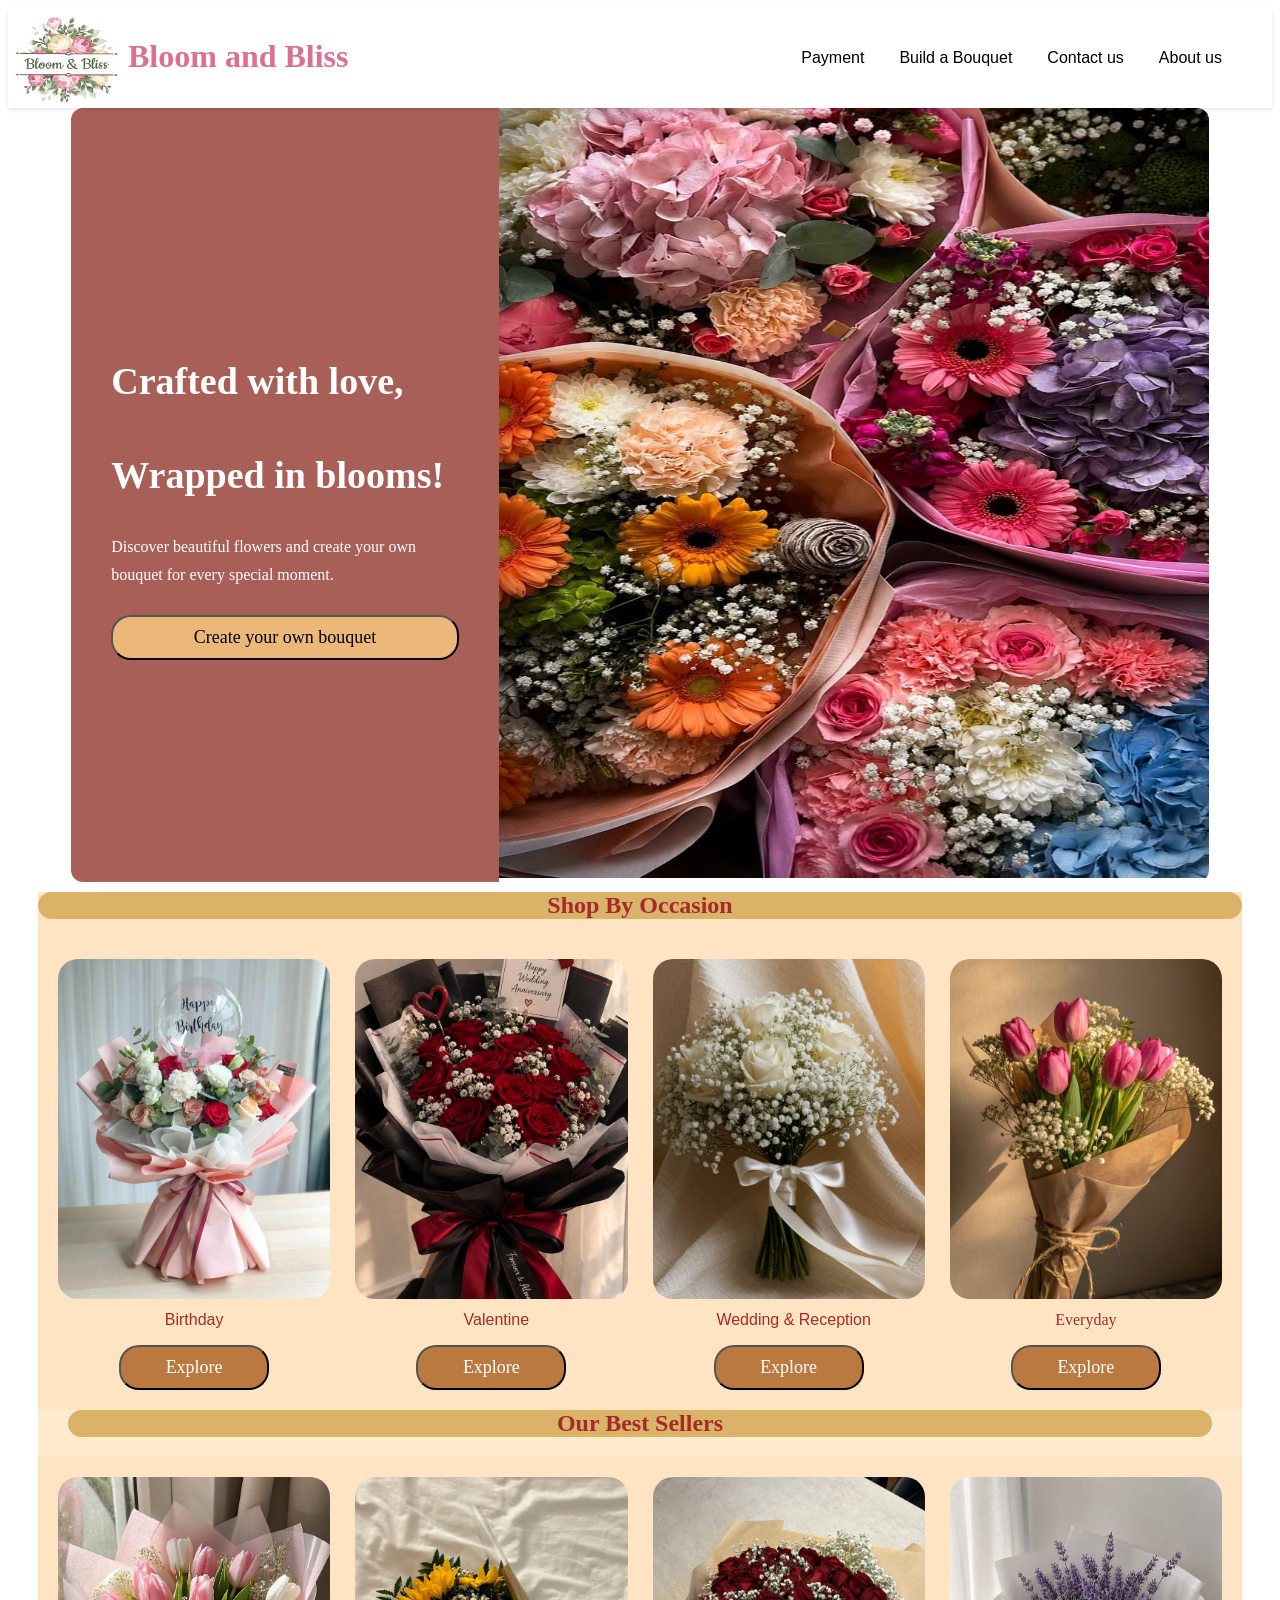
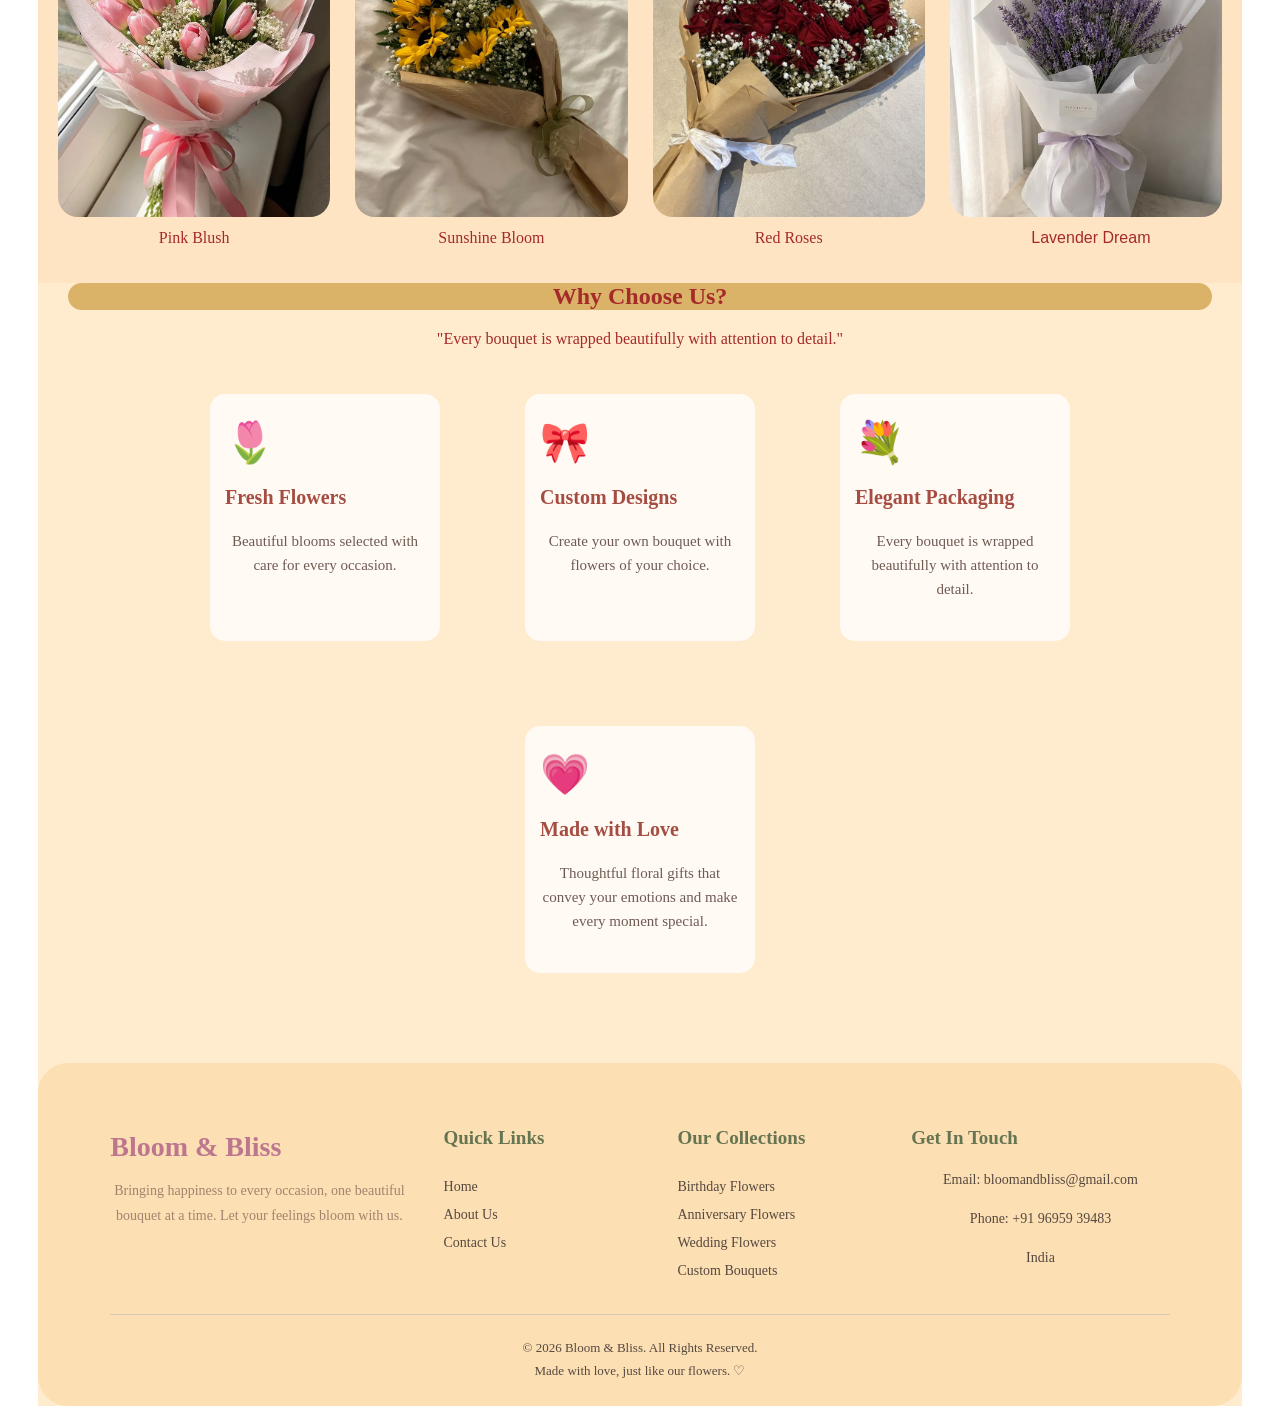
<file: index.html>
<!DOCTYPE html>
<html lang="en">
<head>
    <meta charset="UTF-8">
    <meta name="viewport" content="width=device-width, initial-scale=1.0">
    <title>B&B-Homepage</title>
    <link rel="stylesheet" href="style.css">
</head>
<body>
    <div class="head1">
        <img src="logo.jpeg" width="120px" height="100px" alt="logo">
        <h1>Bloom and Bliss</h1>
        <div class="head2">
            <a href="cart.html">Payment</a>
            <a href="bouquet.html">Build a Bouquet</a>
            <a href="contact.html">Contact us</a>
            <a href="about.html">About us</a>
        </div>
    </div>
    <section class="hero">
        <div class="hero-text">
            <h2>Crafted with love,</h2>
            <h2>Wrapped in blooms!</h2>
            <p>Discover beautiful flowers and create
            your own bouquet for every special moment.</p>
            <button type="button">Create your own bouquet</button>
        </div>
        <div class="hero-image">
            <img src="flower1.jpeg" height="770px" width="710px" alt="flower">
        </div>
        </section>
        <div class="all">
            <div class="he">
            <h2>Shop By Occasion</h2>
            </div>
            <div class="head3">
                <div class="cards1">
                  <img src="birthday.jpeg" height="300px" width="300px" alt="birthday bouquet">
                  <p>Birthday</p>   
                  <a href="birthday.html" style="text-decoration: none;">
                    <button type="button">Explore</button>
                  </a>
                </div>
                <div class="cards2">
                  <img src="anniversary.jpeg" height="300px" width="300px" alt="birthday bouquet">
                  <p>Valentine</p>
                  <a href="xvalentine.html" style="text-decoration: none;">
                    <button type="button"> Explore </button>
                  </a>
                </div>
                <div class="cards3">
                  <img src="wedding.jpeg" height="300px" width="300px" alt="birthday bouquet">
                  <p>Wedding & Reception</p>
                  <a href="M&R.html" style="text-decoration: none;">
                    <button type="button"> Explore </button>
                  </a>
                </div>
                <div class="cards4">
                  <img src="normal.jpeg" height="300px" width="300px" alt="birthday bouquet">
                  <p>Everyday</p>
                  <a href="revery.html" style="text-decoration: none;">
                    <button type="button"> Explore </button>
                  </a>
                </div>
            </div>
        </div>
        <div class="body2">
            <div class="topic1">
                <h2>Our Best Sellers</h2>
            </div>
            <div class="head4">
                <div class="im1">
                    <img src="pinkblush.jpeg" height="300px" width="300px" alt="birthday bouquet">
                    <p>Pink Blush</p>
                </div>
                <div class="im2">
                    <img src="sunflowers.jpeg" height="300px" width="300px" alt="birthday bouquet">
                    <p>Sunshine Bloom</p>
                </div>
                <div class="im3">
                    <img src="red.jpeg" height="300px" width="300px" alt="birthday bouquet">
                    <p>Red Roses</p>
                </div>
                <div class="img4">
                    <img src="lavender.jpeg" height="300px" width="300px" alt="birthday bouquet">
                    <p>Lavender Dream</p>
                </div>
            </div>
        </div>
        <div class="body3">
            <div class="topic2">
                <h2>Why Choose Us?</h2>
                <p>"Every bouquet is wrapped
                beautifully with attention to detail."</p>
            </div>
        <div class="body4">
           <div class="why-card">
             <div class="why-icon">🌷</div>
                <h3>Fresh Flowers</h3>        
                 <p>Beautiful blooms selected
                with care for every occasion.</p>  
           </div>
           <div class="why-card">
            <div class="why-icon">🎀</div>
            <h3>Custom Designs</h3>
            <p>Create your own bouquet with flowers of your choice.</p>
           </div>
           <div class="why-card">
            <div class="why-icon">💐</div>
            <h3>Elegant Packaging</h3>
            <p>Every bouquet is wrapped beautifully with attention to detail.</p>
           </div>
           <div class="why-card">
            <div class="why-icon">💗</div>
            <h3>Made with Love</h3>
            <p>Thoughtful floral gifts that convey your emotions and make every moment special.</p>
           </div>
        </div> 
    <footer class="footer">
        <div class="footer-container">
            <div class="footer-about">
                <h2>Bloom & Bliss</h2>
                <p>
                    Bringing happiness to every occasion,
                    one beautiful bouquet at a time.
                    Let your feelings bloom with us.
                </p>
            </div>
            <div class="footer-links">
                <h3>Quick Links</h3>
                <a href="index.html">Home</a>
                <a href="about.html">About Us</a>
                <a href="contact-us.html">Contact Us</a>
            </div>

        <!-- Collections -->
            <div class="footer-links">
                <h3>Our Collections</h3>
                <a href="#">Birthday Flowers</a>
                <a href="#">Anniversary Flowers</a>
                <a href="#">Wedding Flowers</a>
                <a href="#">Custom Bouquets</a>
            </div>

        <!-- Contact -->
            <div class="footer-contact">
                <h3>Get In Touch</h3>
                <p>Email: bloomandbliss@gmail.com</p>
                <p>Phone: +91 96959 39483</p>
                <p>India</p>
            </div>
        </div>
        
    <!-- Copyright -->
        <div class="footer-bottom">
            <p>© 2026 Bloom & Bliss. All Rights Reserved.</p>
            <p>Made with love, just like our flowers. ♡</p>
        </div>

    </footer>



</body>
</html>
</file>
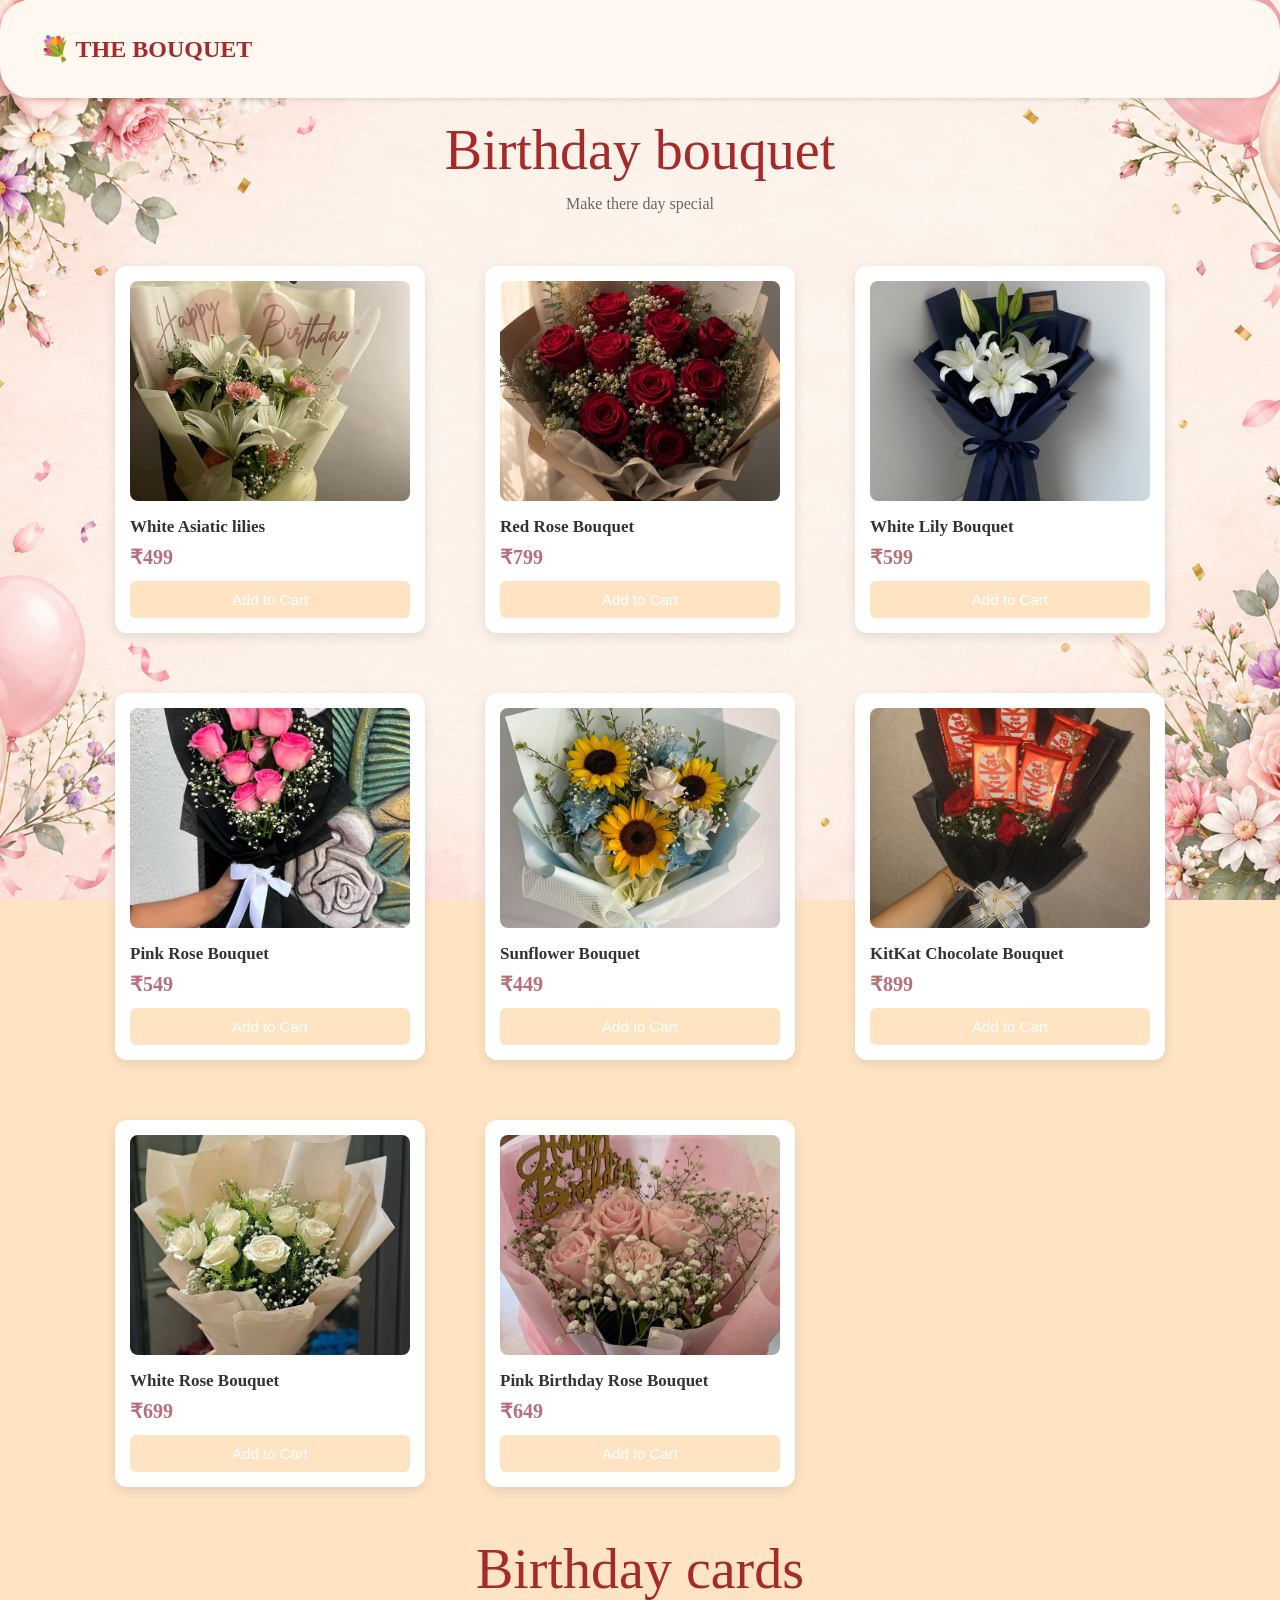
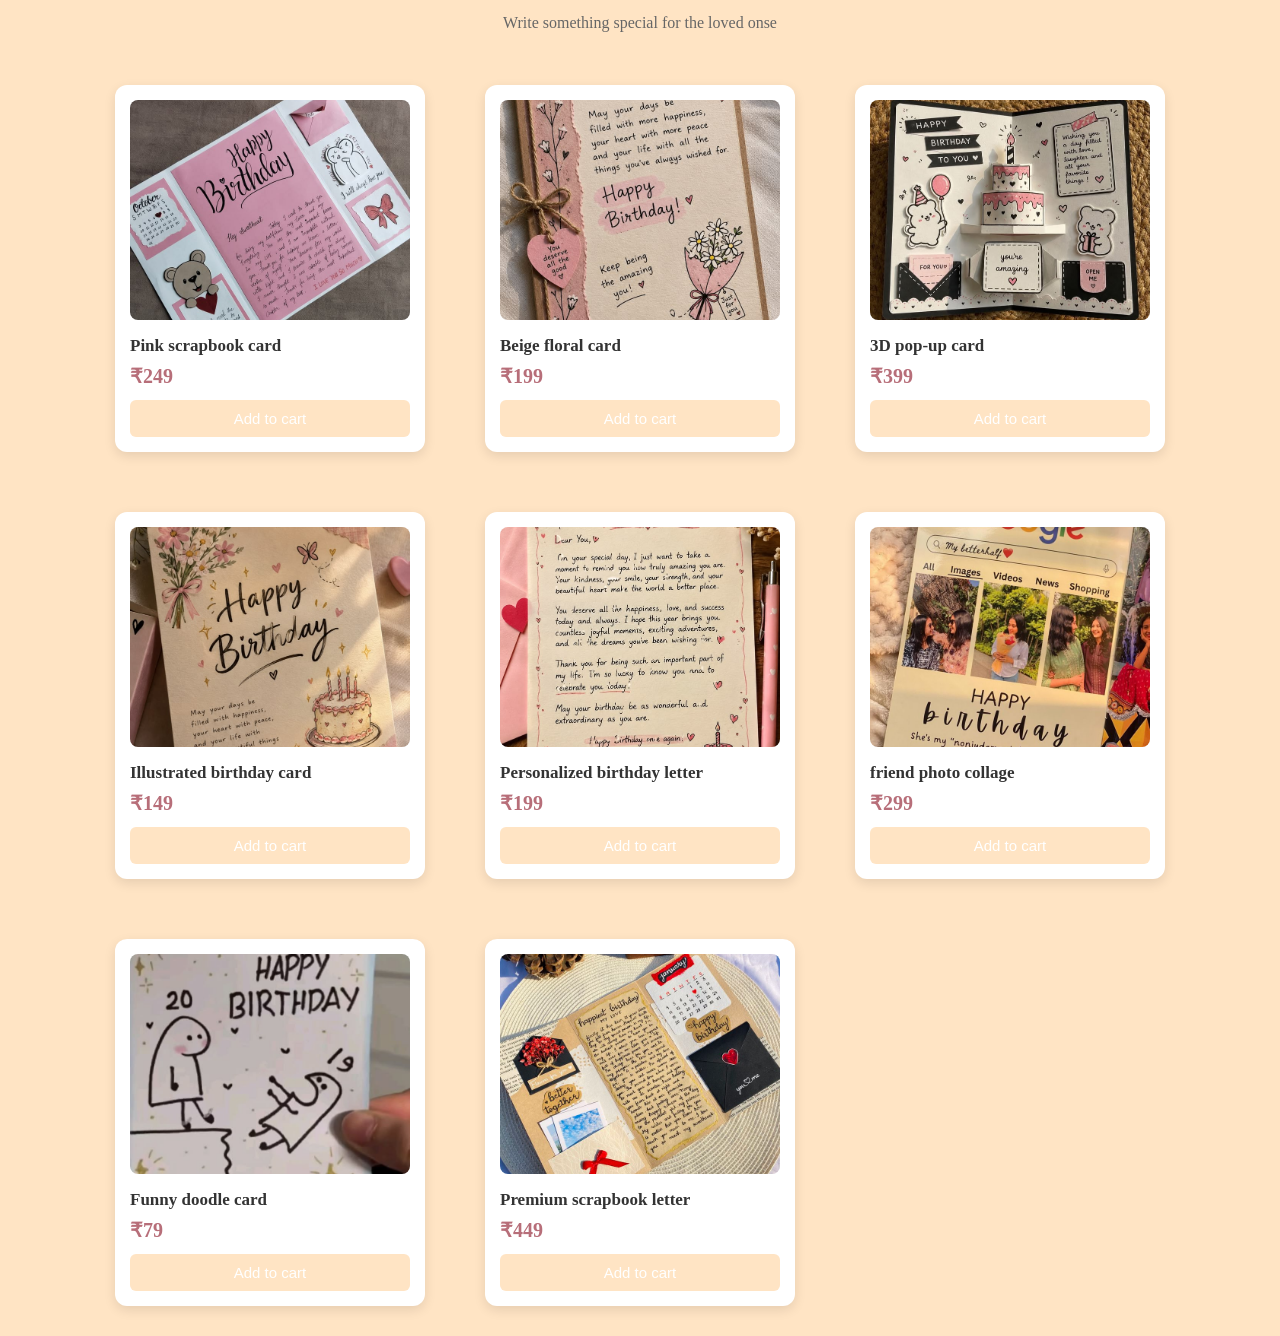
<file: birthday.html>
<!DOCTYPE html>
<html lang="en">
<head>
    <meta charset="UTF-8">
    <meta name="viewport" content="width=device-width, initial-scale=1.0">
    <title>Birthday</title>
    <link rel="stylesheet" href="birthday.css">
</head>
<body>
    <nav class="navbar">
        <h2>💐 THE BOUQUET</h2>
    </nav>
    <div class="Banner">
        <h1>Birthday bouquet</h1>
        <p>Make there day special</p>
    </div>

        <div class="images-container">
            <div class="product-card">
            <img src="f8.jpeg" alt="Fresh Flowers" width="350">
            <h3 class="product-name">White Asiatic lilies</h3>
            <p class="price">₹499</p>
            <button>Add to Cart</button>
            </div>
            <div class="product-card">
            <img src="f4.jpeg" alt="Fresh Flowers" width="350">
            <h3 class="product-name">Red Rose Bouquet</h3>
            <p class="price">₹799</p>
            <button>Add to Cart</button>
            </div>
            <div class="product-card">
            <img src="f5.jpeg" alt="Fresh Flowers" width="350">
            <h3 class="product-name">White Lily Bouquet</h3>
            <p class="price">₹599</p>
            <button>Add to Cart</button>
            </div>
            <div class="product-card">
            <img src="f7.jpeg" alt="Fresh Flowers" width="350">
            <h3 class="product-name">Pink Rose Bouquet</h3>
            <p class="price">₹549</p>
            <button>Add to Cart</button>
            </div>
            <div class="product-card">
            <img src="f1.jpeg" alt="Fresh Flowers" width="350">
            <h3 class="product-name">Sunflower Bouquet</h3>
            <p class="price">₹449</p>
            <button>Add to Cart</button>
            </div>
            <div class="product-card">
            <img src="f9.jpeg" alt="Fresh Flowers" width="350">
            <h3 class="product-name">KitKat Chocolate Bouquet</h3>
            <p class="price">₹899</p>
            <button>Add to Cart</button>
            </div>
            <div class="product-card">
            <img src="f10.jpeg" alt="Fresh Flowers" width="350">
            <h3 class="product-name">White Rose Bouquet</h3>
            <p class="price">₹699</p>
            <button>Add to Cart</button>
            </div>
            <div class="product-card">
            <img src="f11.jpeg" alt="Fresh Flowers" width="350">
            <h3 class="product-name">Pink Birthday Rose Bouquet</h3>
            <p class="price">₹649</p>
            <button>Add to Cart</button>
            </div>
            
        </div>
        <div class="Banner">
            <h1>Birthday cards</h1>
            <p>Write something special for the loved onse</p>
        </div>
        <div class="images-container">
            <div class="product-card">
                <img src="c1.jpeg" alt="cards" width="350">
                <h3 class="product-name">Pink scrapbook card</h3> 
                <p class="price">₹249</p>
                <button>Add to cart</button>
            </div>
            <div class="product-card">
                <img src="c2.jpeg" alt="cards" width="350">
                <h3 class="product-name">Beige floral card</h3> 
                <p class="price">₹199</p>
                <button>Add to cart</button>
            </div>
            <div class="product-card">
                <img src="c3.jpeg" alt="cards" width="350">
                <h3 class="product-name">3D pop-up card</h3> 
                <p class="price">₹399</p>
                <button>Add to cart</button>
            </div>
            <div class="product-card">
                <img src="c4.jpeg" alt="cards" width="350">
                <h3 class="product-name">Illustrated birthday card</h3> 
                <p class="price">₹149</p>
                <button>Add to cart</button>
            </div>
            <div class="product-card">
                <img src="c5.jpeg" alt="cards" width="350">
                <h3 class="product-name">Personalized birthday letter</h3> 
                <p class="price">₹199</p>
                <button>Add to cart</button>
            </div>
            <div class="product-card">
                <img src="c6.jpeg" alt="cards" width="350">
                <h3 class="product-name">friend photo collage</h3> 
                <p class="price">₹299</p>
                <button>Add to cart</button>
            </div>
            <div class="product-card">
                <img src="c7.jpeg" alt="cards" width="350">
                <h3 class="product-name">Funny doodle card</h3> 
                <p class="price">₹79</p>
                <button>Add to cart</button>
            </div>
            <div class="product-card">
                <img src="c8.jpeg" alt="cards" width="350">
                <h3 class="product-name">Premium scrapbook letter</h3> 
                <p class="price">₹449</p>
                <button>Add to cart</button>
            </div>
        </div>
        
    
</body>
</html>
</file>
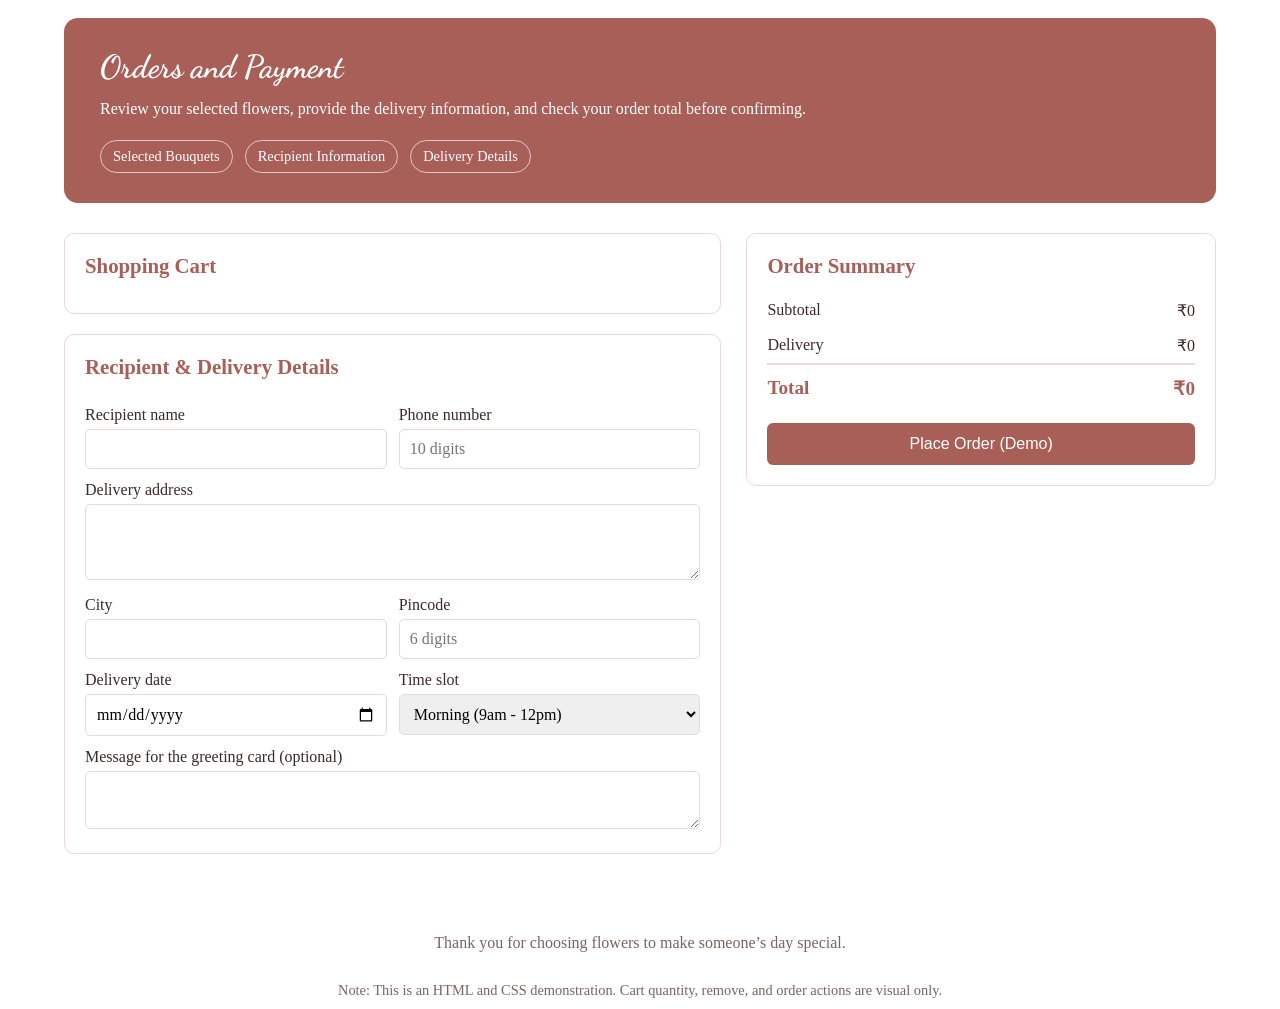
<file: cart.html>
<!DOCTYPE html>
<html lang="en">
<head>
<meta charset="UTF-8">
<meta name="viewport" content="width=device-width, initial-scale=1">
<title>Your Cart | Bloom and Bliss</title>
<link href="https://fonts.googleapis.com/css2?family=Dancing+Script:wght@600&display=swap" rel="stylesheet">
<link rel="stylesheet" href="cart.css">
</head>
<body>
<div id="checkout">
  <section class="intro">
    <h1>Orders and Payment</h1>
    <p>Review your selected flowers, provide the delivery information, and check your order total before confirming.</p>
    <div class="intro-points">
      <span>Selected Bouquets</span>
      <span>Recipient Information</span>
      <span>Delivery Details</span>
    </div>
  </section>

  <div class="wrap">
    <div>
      <div class="card">
        <h2>Shopping Cart</h2>
        <div id="items"></div>
      </div>

      <form id="form" class="card">
        <h2>Recipient &amp; Delivery Details</h2>
        <div class="row">
          <div><label for="rname">Recipient name</label><input id="rname" required></div>
          <div><label for="rphone">Phone number</label><input id="rphone" type="tel" pattern="[0-9]{10}" placeholder="10 digits" required></div>
        </div>
        <label for="addr">Delivery address</label>
        <textarea id="addr" rows="3" required></textarea>
        <div class="row">
          <div><label for="city">City</label><input id="city" required></div>
          <div><label for="pin">Pincode</label><input id="pin" pattern="[0-9]{6}" placeholder="6 digits" required></div>
        </div>
        <div class="row">
          <div><label for="date">Delivery date</label><input id="date" type="date" required></div>
          <div><label for="slot">Time slot</label>
            <select id="slot"><option>Morning (9am - 12pm)</option><option>Afternoon (12pm - 4pm)</option><option>Evening (4pm - 8pm)</option></select></div>
        </div>
        <label for="msg">Message for the greeting card (optional)</label>
        <textarea id="msg" rows="2"></textarea>
      </form>
    </div>

    <aside>
      <div class="card sum">
        <h2>Order Summary</h2>
        <div><span>Subtotal</span><span id="sub">₹0</span></div>
        <div><span>Delivery</span><span id="del">₹0</span></div>
        <div class="total"><span>Total</span><span id="tot">₹0</span></div>
        <button class="btn" type="submit" form="form">Place Order (Demo)</button>
      </div>
    </aside>
  </div>
</div>

<section class="confirm" id="confirm">
  <div class="tick">🌸</div>
  <h2>Thank you!</h2>
  <p>Your order has been placed (demo).</p>
  <p id="cmsg"></p>
  <p><strong id="ctot"></strong></p>
  <button class="btn" style="max-width:240px">Back to Cart</button>
</section>

<footer>Thank you for choosing flowers to make someone’s day special.</footer>



  <p style="text-align:center; padding:10px; color:#7a6460; font-size:0.9rem;">
    Note: This is an HTML and CSS demonstration. Cart quantity, remove, and order actions are visual only.
  </p>
</body>
</html>
</file>
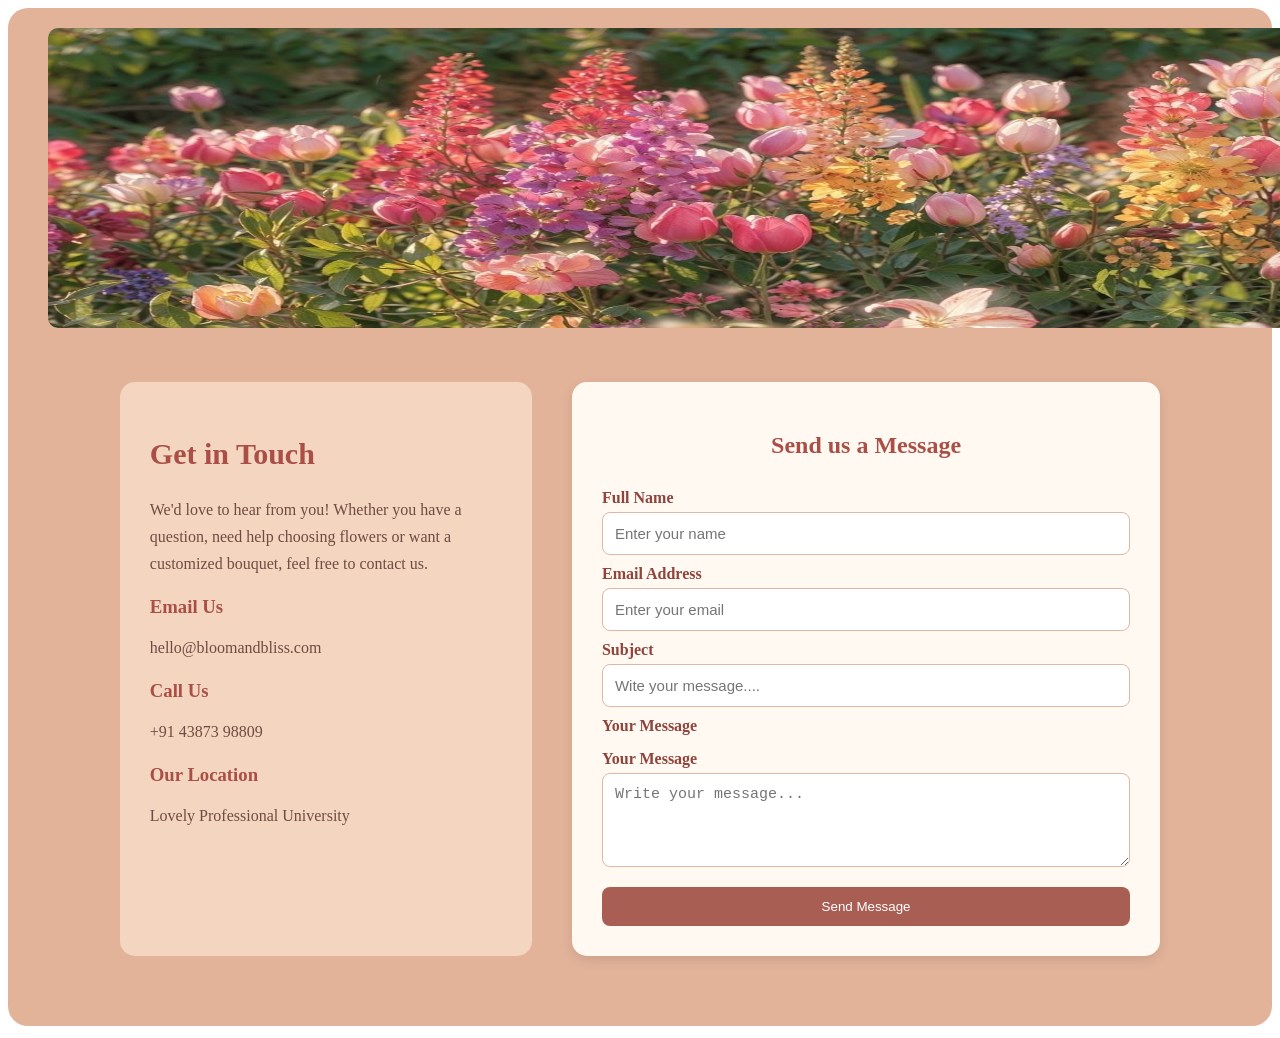
<file: contact.html>
<!DOCTYPE html>
<html lang="en">
<head>
    <meta charset="UTF-8">
    <meta name="viewport" content="width=device-width, initial-scale=1.0">
    <title>Contact</title>
    <link rel="stylesheet" href="cont.css">
</head>
<body>
    <div class="part1">
        <div class="img1">
            <img src="flowercontact.jpeg" width="1450px" height="300px" alt="logo">
        </div>
        <section class="contact-container">
            <div class="get-in-touch">
                <h2>Get in Touch</h2>
                <p>
                    We'd love to hear from you!
                    Whether you have a question, need help
                    choosing flowers or want a customized
                    bouquet, feel free to contact us.
                </p>
                <div class="contact-details">
                    <h3>Email Us</h3>
                    <p>hello@bloomandbliss.com</p>

                    <h3>Call Us</h3>
                    <p>+91 43873 98809</p>

                    <h3>Our Location</h3>
                    <p>Lovely Professional University</p>
                </div>
            </div>
            <div class="contact-form">
                <h2>Send us a Message</h2>
                <form>
                    <label>Full Name</label>
                    <input type="text"
                    placeholder="Enter your name" required>
                    <label>Email Address</label>
                    <input type="email"
                    placeholder="Enter your email" required>
                    <label>Subject</label>
                    <input type="text"
                    placeholder="Wite your message...." required>
                    <label>Your Message</label>
                    <label>Your Message</label>
                    <textarea rows="4"
                    placeholder="Write your message..."
                    required></textarea>
                    <button type="submit">Send Message</button>
                </form>
            </div>
        </section>
    </div>
</body>
</file>
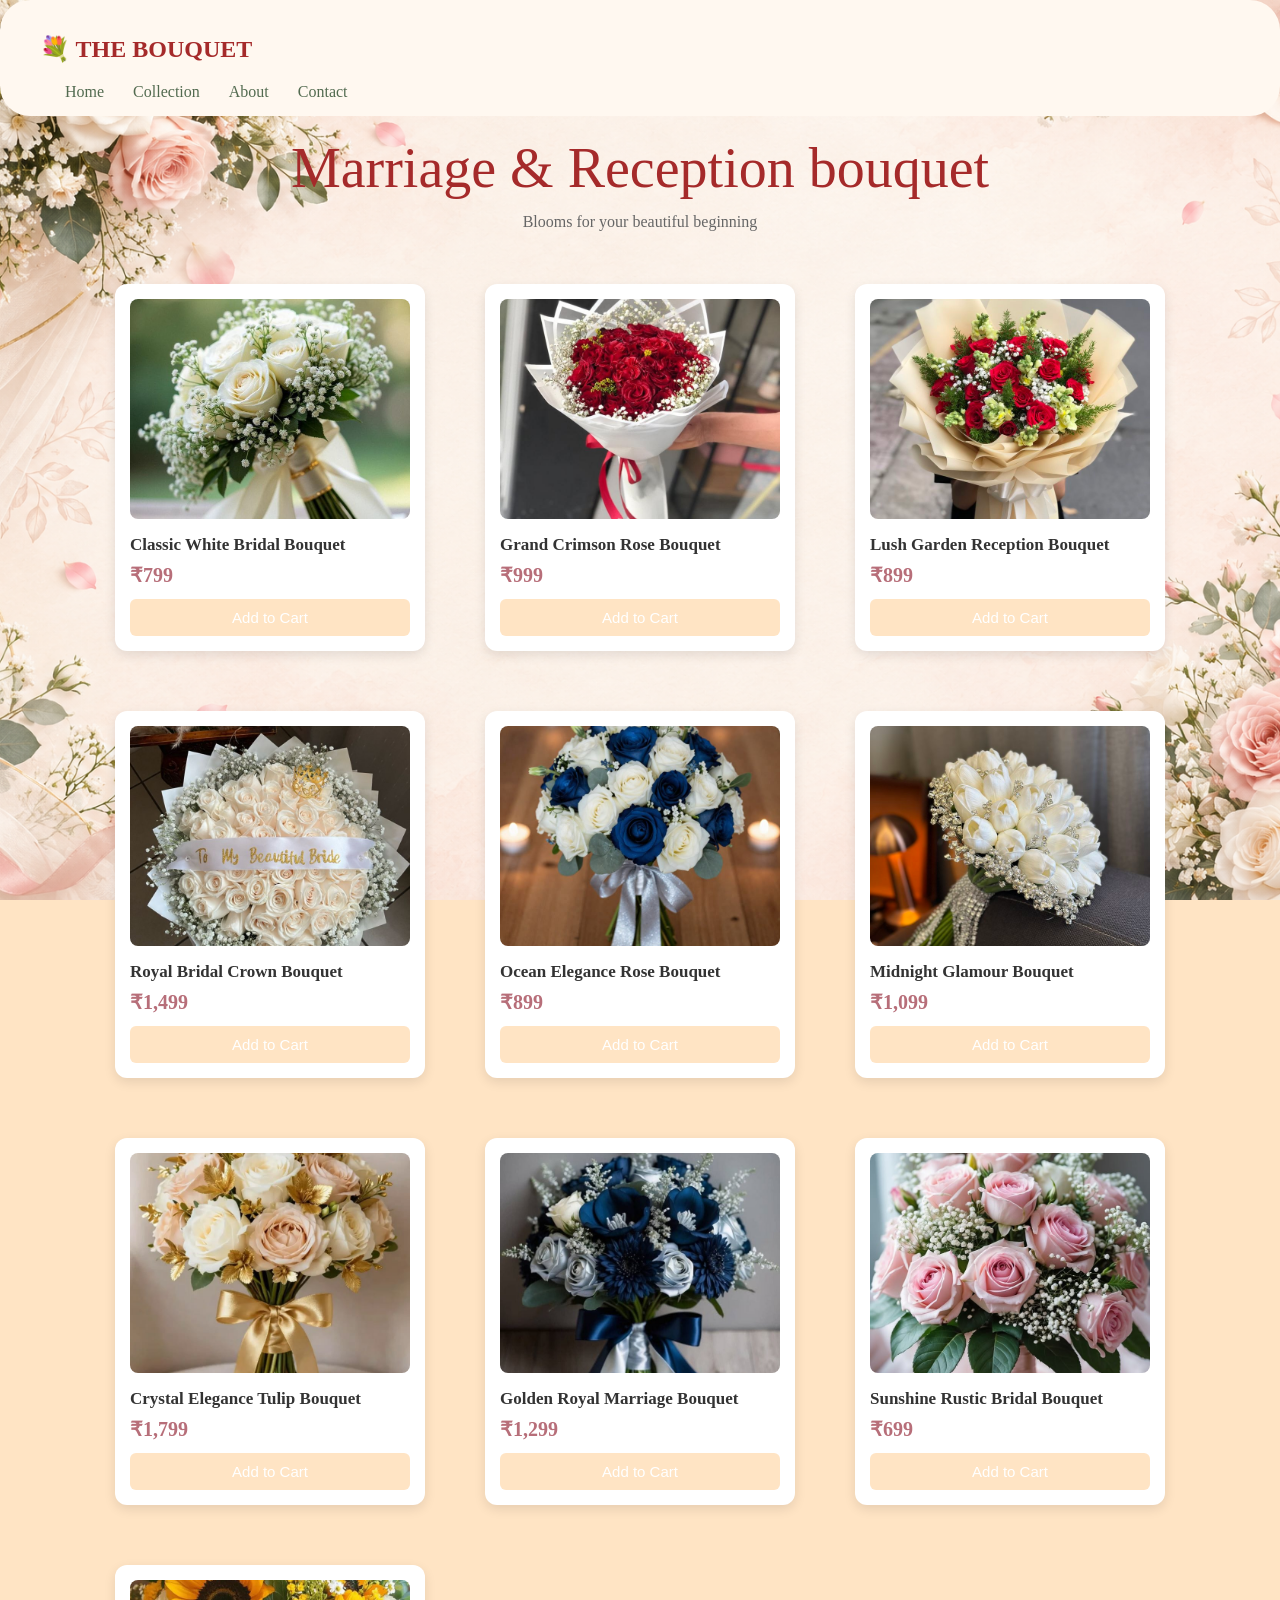
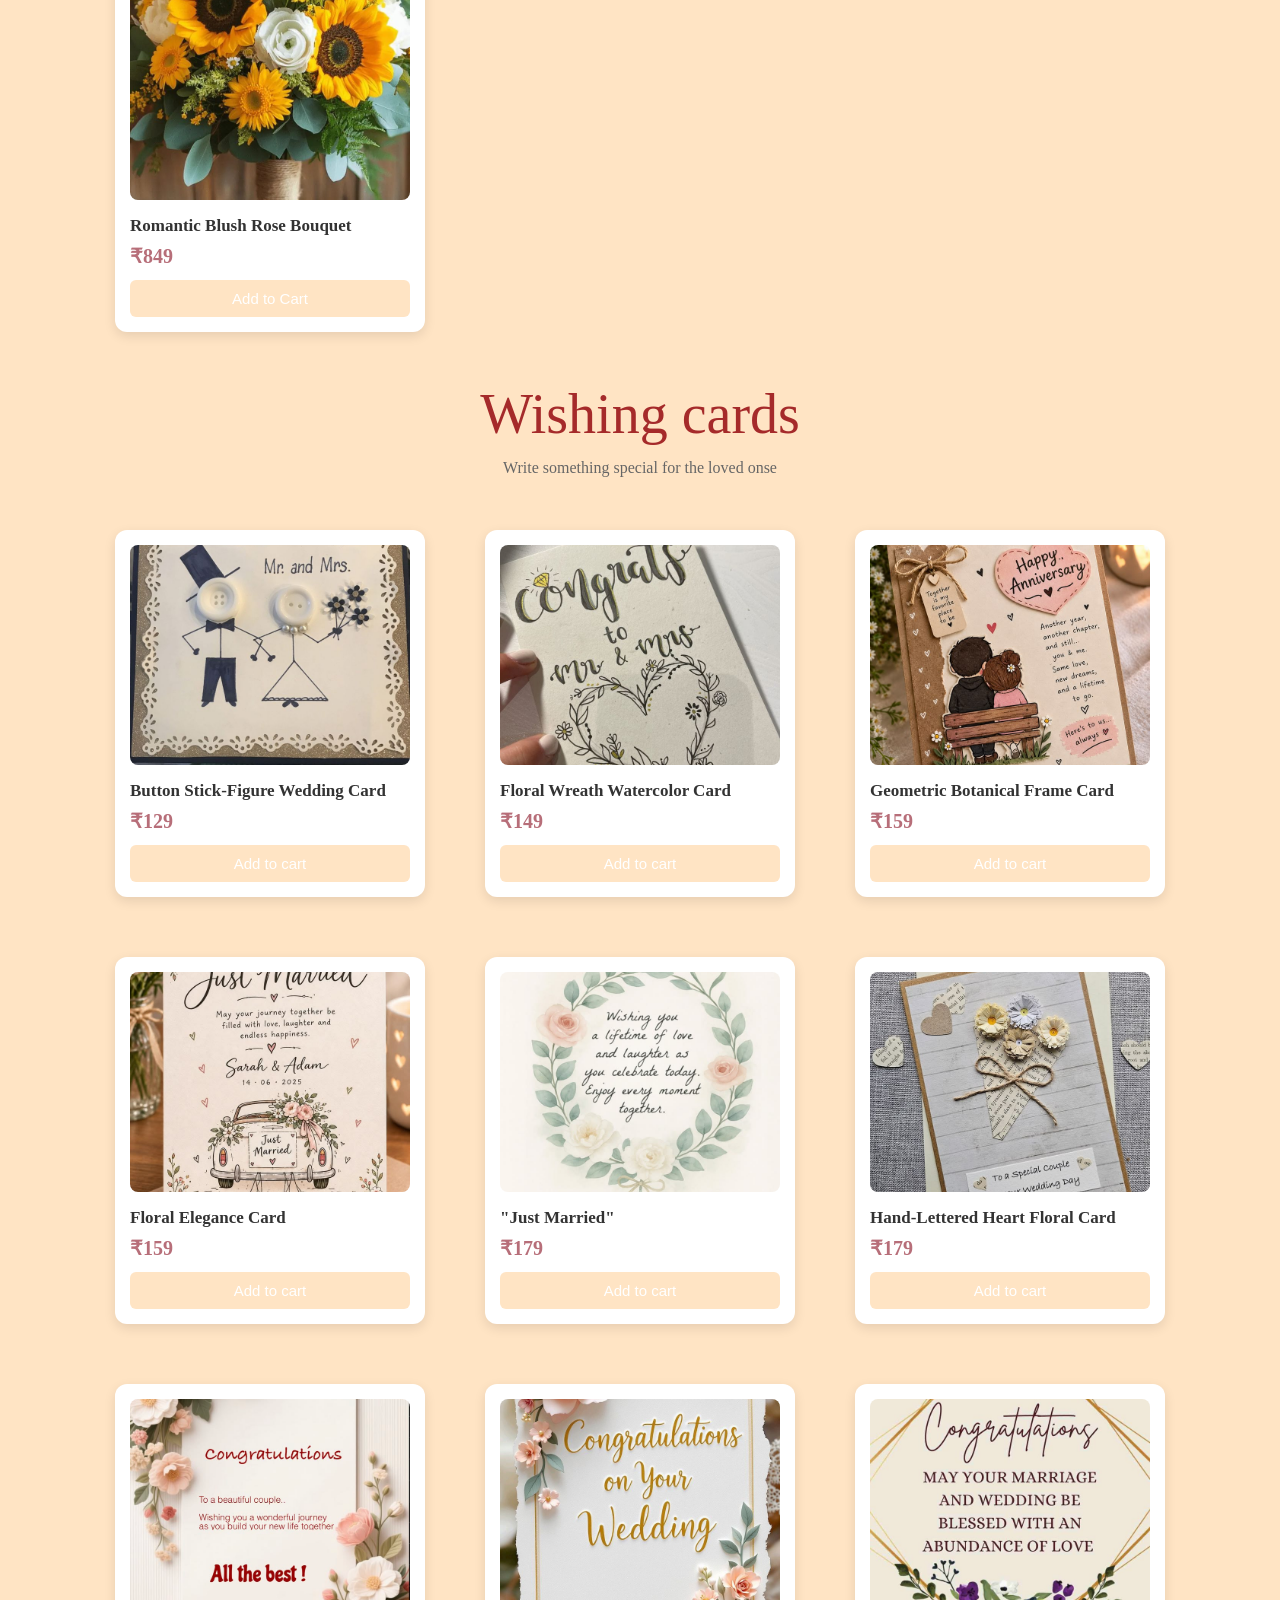
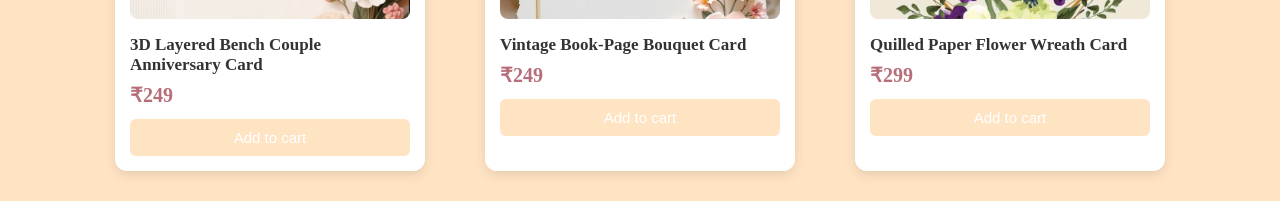
<file: M&R.html>
<!DOCTYPE html>
<html lang="en">
<head>
    <meta charset="UTF-8">
    <meta name="viewport" content="width=device-width, initial-scale=1.0">
    <title>Document</title>
    <link rel="stylesheet" href="M&R.css">
</head>
<body>
    <nav class="navbar">
        <h2>💐 THE BOUQUET</h2>
        <div class="nav-links">
            <a href="#">Home</a>
            <a href="#">Collection</a>
            <a href="#">About</a>
            <a href="#">Contact</a>
        </div>
    </nav>
    <div class="Banner">
        <h1>Marriage & Reception bouquet</h1>
        <p>Blooms for your beautiful beginning</p>
    </div>

        <div class="images-container">
            <div class="product-card">
            <img src="m1.jpeg" alt="Fresh Flowers" width="350">
            <h3 class="product-name">Classic White Bridal Bouquet</h3>
            <p class="price">₹799</p>
            <button>Add to Cart</button>
            </div>
            <div class="product-card">
            <img src="m2.jpeg" alt="Fresh Flowers" width="350">
            <h3 class="product-name">Grand Crimson Rose Bouquet</h3>
            <p class="price">₹999</p>
            <button>Add to Cart</button>
            </div>
            <div class="product-card">
            <img src="m3.jpeg" alt="Fresh Flowers" width="350">
            <h3 class="product-name">Lush Garden Reception Bouquet</h3>
            <p class="price">₹899</p>
            <button>Add to Cart</button>
            </div>
            <div class="product-card">
            <img src="m4.jpeg" alt="Fresh Flowers" width="350">
            <h3 class="product-name">Royal Bridal Crown Bouquet</h3>
            <p class="price">₹1,499</p>
            <button>Add to Cart</button>
            </div>
            <div class="product-card">
            <img src="m5.jpeg" alt="Fresh Flowers" width="350">
            <h3 class="product-name">Ocean Elegance Rose Bouquet</h3>
            <p class="price">₹899</p>
            <button>Add to Cart</button>
            </div>
            <div class="product-card">
            <img src="m6.jpeg" alt="Fresh Flowers" width="350">
            <h3 class="product-name">Midnight Glamour Bouquet</h3>
            <p class="price">₹1,099</p>
            <button>Add to Cart</button>
            </div>
            <div class="product-card">
            <img src="m7.jpeg" alt="Fresh Flowers" width="350">
            <h3 class="product-name">Crystal Elegance Tulip Bouquet</h3>
            <p class="price">₹1,799</p>
            <button>Add to Cart</button>
            </div>
            <div class="product-card">
            <img src="m8.jpeg" alt="Fresh Flowers" width="350">
            <h3 class="product-name">Golden Royal Marriage Bouquet</h3>
            <p class="price">₹1,299</p>
            <button>Add to Cart</button>
            </div>
            <div class="product-card">
            <img src="m9.jpeg" alt="Fresh Flowers" width="350">
            <h3 class="product-name">Sunshine Rustic Bridal Bouquet</h3>
            <p class="price">₹699</p>
            <button>Add to Cart</button>
            </div>
            <div class="product-card">
            <img src="m10.jpeg" alt="Fresh Flowers" width="350">
            <h3 class="product-name">Romantic Blush Rose Bouquet</h3>
            <p class="price">₹849</p>
            <button>Add to Cart</button>
            </div>

        </div>
        <div class="Banner">
            <h1>Wishing cards</h1>
            <p>Write something special for the loved onse</p>
        </div>
        <div class="images-container">
            <div class="product-card">
                <img src="mr1.jpeg" alt="cards" width="350">
                <h3 class="product-name">Button Stick-Figure Wedding Card</h3> 
                <p class="price">₹129</p>
                <button>Add to cart</button>
            </div>
            <div class="product-card">
                <img src="mr2.jpeg" alt="cards" width="350">
                <h3 class="product-name">Floral Wreath Watercolor Card</h3> 
                <p class="price">₹149</p>
                <button>Add to cart</button>
            </div>
            <div class="product-card">
                <img src="mr3.jpeg" alt="cards" width="350">
                <h3 class="product-name">Geometric Botanical Frame Card</h3> 
                <p class="price">₹159</p>
                <button>Add to cart</button>
            </div>
            <div class="product-card">
                <img src="mr4.jpeg" alt="cards" width="350">
                <h3 class="product-name">Floral Elegance Card</h3> 
                <p class="price">₹159</p>
                <button>Add to cart</button>
            </div>
            <div class="product-card">
                <img src="mr5.jpeg" alt="cards" width="350">
                <h3 class="product-name">"Just Married"</h3> 
                <p class="price">₹179</p>
                <button>Add to cart</button>
            </div>
            <div class="product-card">
                <img src="mr6.jpeg" alt="cards" width="350">
                <h3 class="product-name">Hand-Lettered Heart Floral Card</h3> 
                <p class="price">₹179</p>
                <button>Add to cart</button>
            </div>
            <div class="product-card">
                <img src="mr7.jpeg" alt="cards" width="350">
                <h3 class="product-name">3D Layered Bench Couple Anniversary Card</h3> 
                <p class="price">₹249</p>
                <button>Add to cart</button>
            </div>
            <div class="product-card">
                <img src="mr8.jpeg" alt="cards" width="350">
                <h3 class="product-name">Vintage Book-Page Bouquet Card</h3> 
                <p class="price">₹249</p>
                <button>Add to cart</button>
            </div>
             <div class="product-card">
                <img src="mr9.jpeg" alt="cards" width="350">
                <h3 class="product-name">Quilled Paper Flower Wreath Card</h3> 
                <p class="price">₹299</p>
                <button>Add to cart</button>
            </div>
            

       
        
        
    
</body>
</html>
</file>
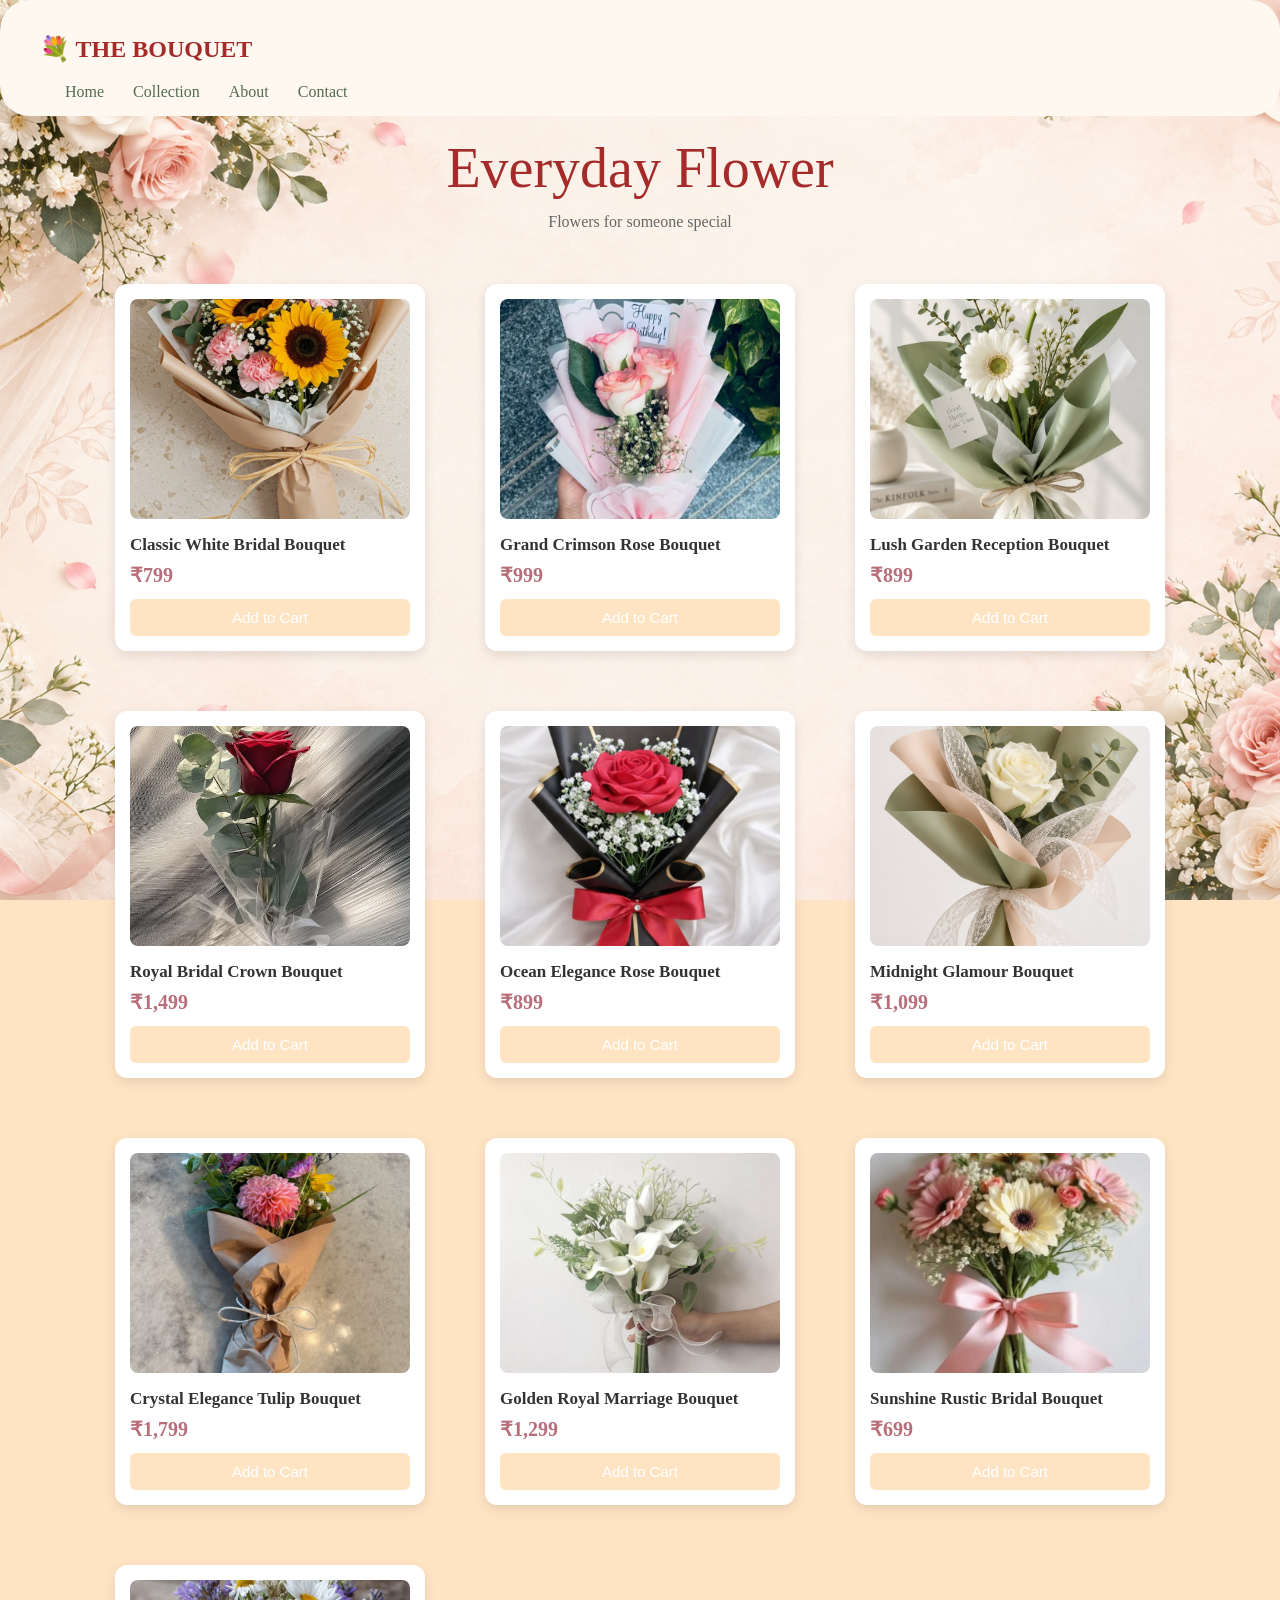
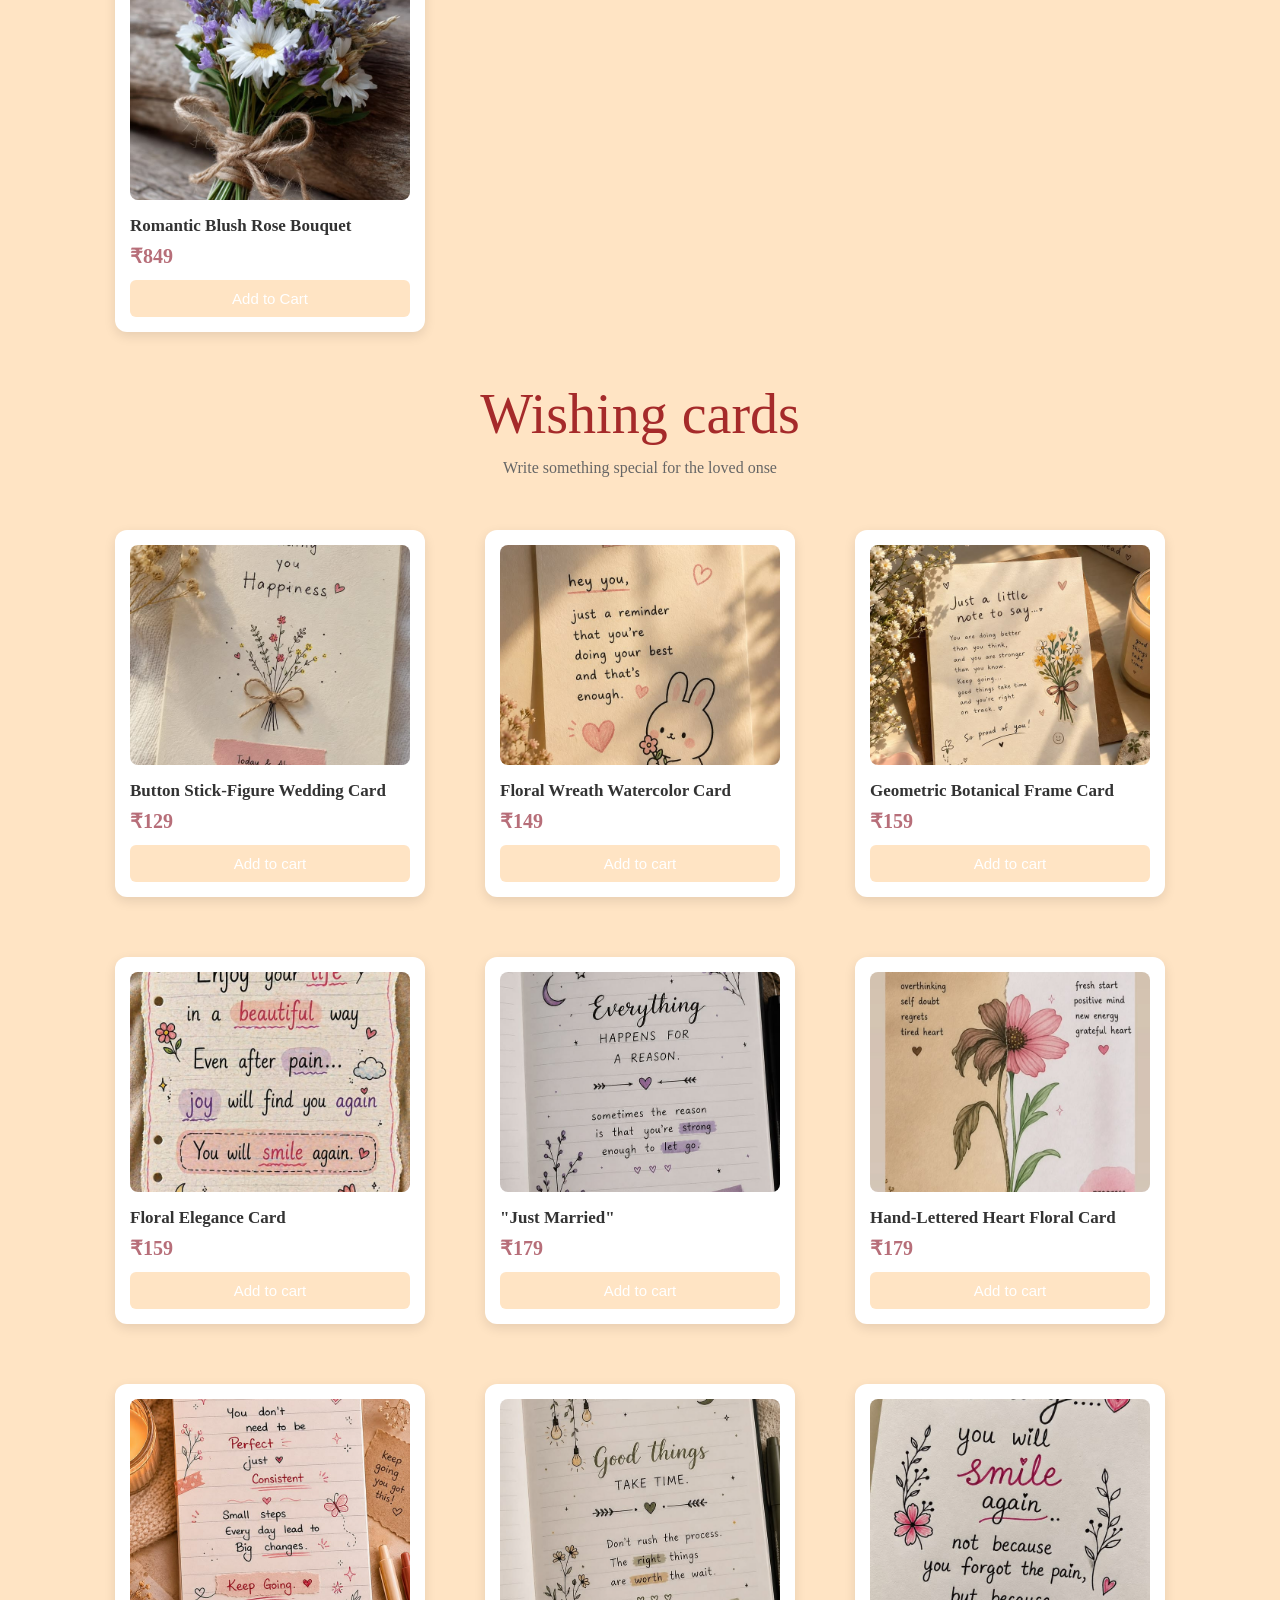
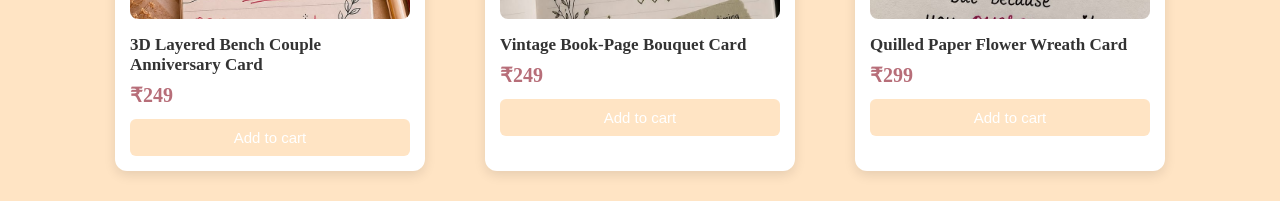
<file: revery.html>
<!DOCTYPE html>
<html lang="en">
<head>
    <meta charset="UTF-8">
    <meta name="viewport" content="width=device-width, initial-scale=1.0">
    <title>Document</title>
    <link rel="stylesheet" href="M&R.css">
</head>
<body>
    <nav class="navbar">
        <h2>💐 THE BOUQUET</h2>
        <div class="nav-links">
            <a href="#">Home</a>
            <a href="#">Collection</a>
            <a href="#">About</a>
            <a href="#">Contact</a>
        </div>
    </nav>
    <div class="Banner">
        <h1>Everyday Flower</h1>
        <p>Flowers for someone special </p>
    </div>

        <div class="images-container">
            <div class="product-card">
            <img src="x1.jpeg" alt="Fresh Flowers" width="350">
            <h3 class="product-name">Classic White Bridal Bouquet</h3>
            <p class="price">₹799</p>
            <button>Add to Cart</button>
            </div>
            <div class="product-card">
            <img src="x2.jpeg" alt="Fresh Flowers" width="350">
            <h3 class="product-name">Grand Crimson Rose Bouquet</h3>
            <p class="price">₹999</p>
            <button>Add to Cart</button>
            </div>
            <div class="product-card">
            <img src="x3.jpeg" alt="Fresh Flowers" width="350">
            <h3 class="product-name">Lush Garden Reception Bouquet</h3>
            <p class="price">₹899</p>
            <button>Add to Cart</button>
            </div>
            <div class="product-card">
            <img src="x4.jpeg" alt="Fresh Flowers" width="350">
            <h3 class="product-name">Royal Bridal Crown Bouquet</h3>
            <p class="price">₹1,499</p>
            <button>Add to Cart</button>
            </div>
            <div class="product-card">
            <img src="x5.jpeg" alt="Fresh Flowers" width="350">
            <h3 class="product-name">Ocean Elegance Rose Bouquet</h3>
            <p class="price">₹899</p>
            <button>Add to Cart</button>
            </div>
            <div class="product-card">
            <img src="x6.jpeg" alt="Fresh Flowers" width="350">
            <h3 class="product-name">Midnight Glamour Bouquet</h3>
            <p class="price">₹1,099</p>
            <button>Add to Cart</button>
            </div>
            <div class="product-card">
            <img src="x7.jpeg" alt="Fresh Flowers" width="350">
            <h3 class="product-name">Crystal Elegance Tulip Bouquet</h3>
            <p class="price">₹1,799</p>
            <button>Add to Cart</button>
            </div>
            <div class="product-card">
            <img src="x8.jpeg" alt="Fresh Flowers" width="350">
            <h3 class="product-name">Golden Royal Marriage Bouquet</h3>
            <p class="price">₹1,299</p>
            <button>Add to Cart</button>
            </div>
            <div class="product-card">
            <img src="x9.jpeg" alt="Fresh Flowers" width="350">
            <h3 class="product-name">Sunshine Rustic Bridal Bouquet</h3>
            <p class="price">₹699</p>
            <button>Add to Cart</button>
            </div>
            <div class="product-card">
            <img src="x10.jpeg" alt="Fresh Flowers" width="350">
            <h3 class="product-name">Romantic Blush Rose Bouquet</h3>
            <p class="price">₹849</p>
            <button>Add to Cart</button>
            </div>

        </div>
        <div class="Banner">
            <h1>Wishing cards</h1>
            <p>Write something special for the loved onse</p>
        </div>
        <div class="images-container">
            <div class="product-card">
                <img src="xr1.jpeg" alt="cards" width="350">
                <h3 class="product-name">Button Stick-Figure Wedding Card</h3> 
                <p class="price">₹129</p>
                <button>Add to cart</button>
            </div>
            <div class="product-card">
                <img src="xr2.jpeg" alt="cards" width="350">
                <h3 class="product-name">Floral Wreath Watercolor Card</h3> 
                <p class="price">₹149</p>
                <button>Add to cart</button>
            </div>
            <div class="product-card">
                <img src="xr3.jpeg" alt="cards" width="350">
                <h3 class="product-name">Geometric Botanical Frame Card</h3> 
                <p class="price">₹159</p>
                <button>Add to cart</button>
            </div>
            <div class="product-card">
                <img src="xr4.jpeg" alt="cards" width="350">
                <h3 class="product-name">Floral Elegance Card</h3> 
                <p class="price">₹159</p>
                <button>Add to cart</button>
            </div>
            <div class="product-card">
                <img src="xr5.jpeg" alt="cards" width="350">
                <h3 class="product-name">"Just Married"</h3> 
                <p class="price">₹179</p>
                <button>Add to cart</button>
            </div>
            <div class="product-card">
                <img src="xr6.jpeg" alt="cards" width="350">
                <h3 class="product-name">Hand-Lettered Heart Floral Card</h3> 
                <p class="price">₹179</p>
                <button>Add to cart</button>
            </div>
            <div class="product-card">
                <img src="xr7.jpeg" alt="cards" width="350">
                <h3 class="product-name">3D Layered Bench Couple Anniversary Card</h3> 
                <p class="price">₹249</p>
                <button>Add to cart</button>
            </div>
            <div class="product-card">
                <img src="xr8.jpeg" alt="cards" width="350">
                <h3 class="product-name">Vintage Book-Page Bouquet Card</h3> 
                <p class="price">₹249</p>
                <button>Add to cart</button>
            </div>
             <div class="product-card">
                <img src="xr9.jpeg" alt="cards" width="350">
                <h3 class="product-name">Quilled Paper Flower Wreath Card</h3> 
                <p class="price">₹299</p>
                <button>Add to cart</button>
            </div>
</body>
</html>
</file>
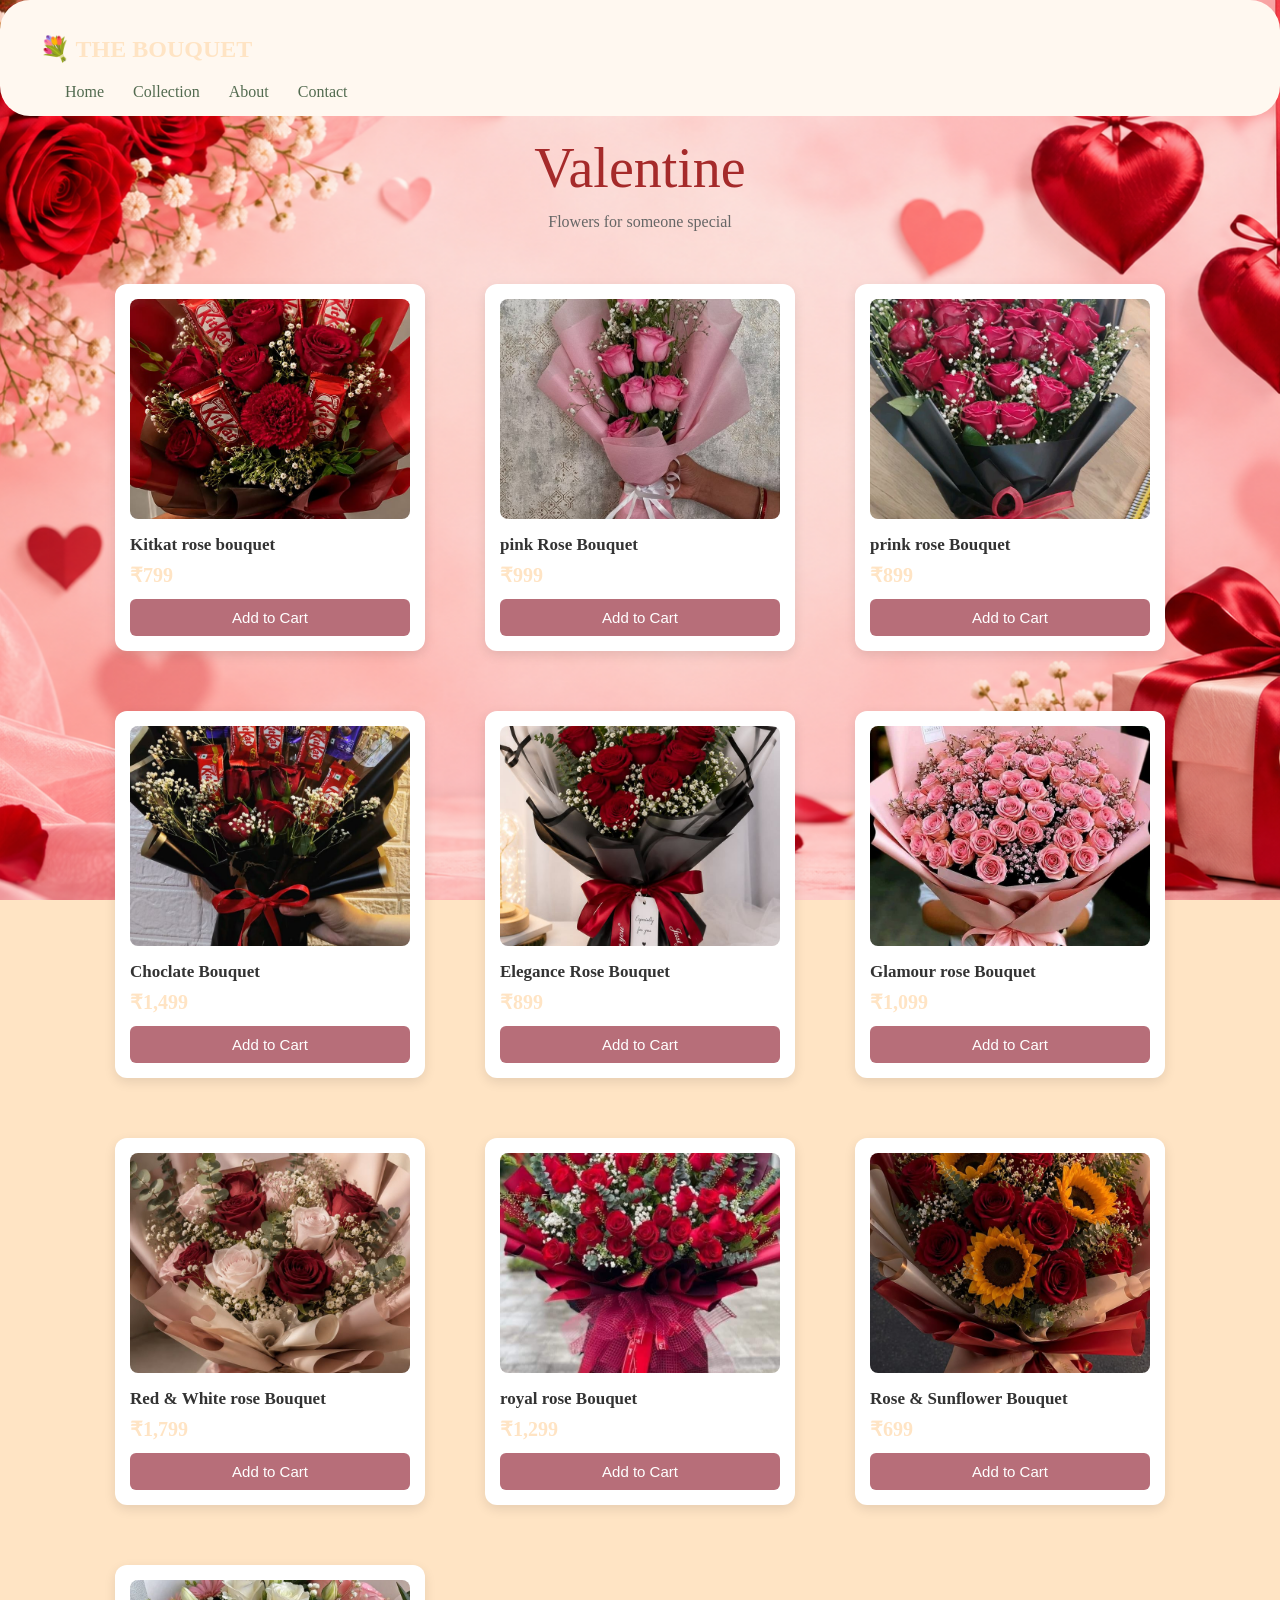
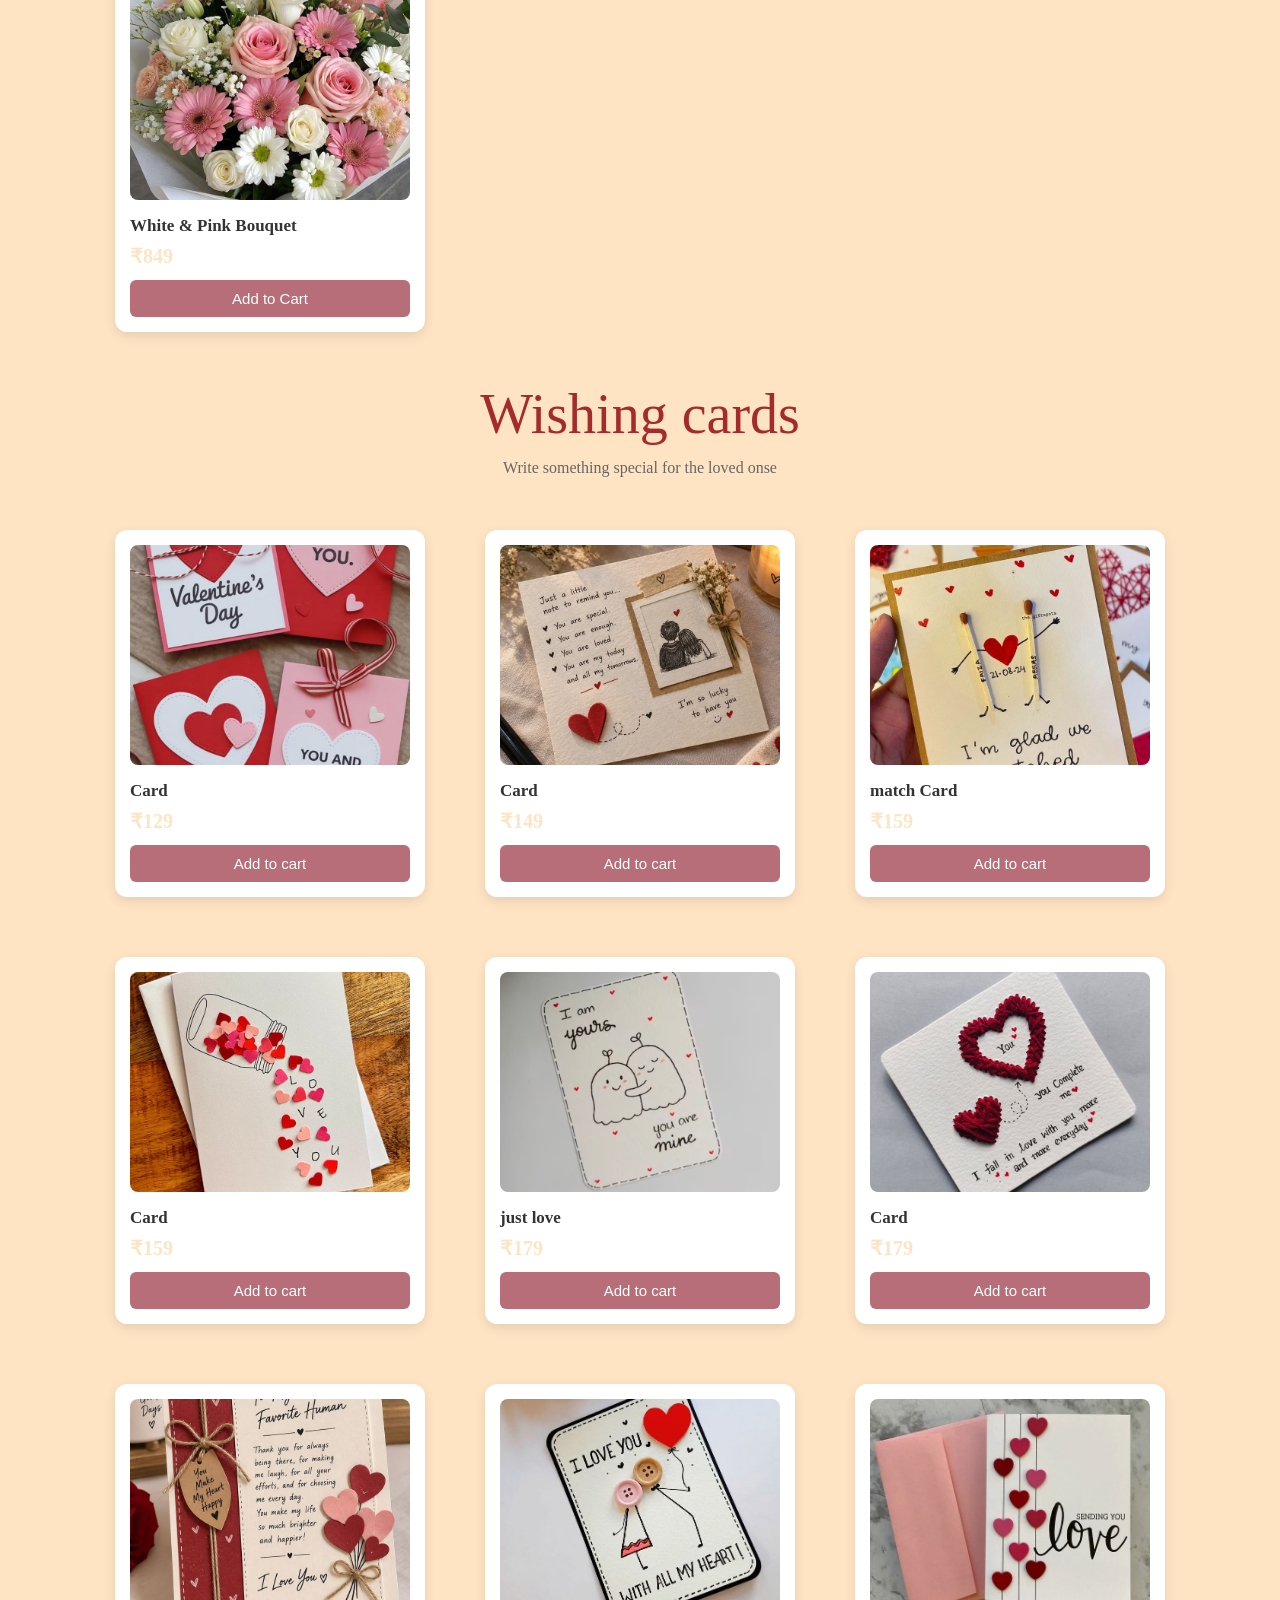
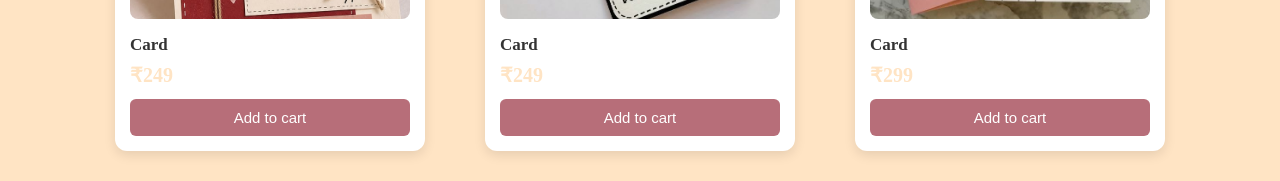
<file: xvalentine.html>
<!DOCTYPE html>
<html lang="en">
<head>
    <meta charset="UTF-8">
    <meta name="viewport" content="width=device-width, initial-scale=1.0">
    <title>Document</title>
    <link rel="stylesheet" href="xvalentice.css">
</head>
<body>
    <nav class="navbar">
        <h2>💐 THE BOUQUET</h2>
        <div class="nav-links">
            <a href="#">Home</a>
            <a href="#">Collection</a>
            <a href="#">About</a>
            <a href="#">Contact</a>
        </div>
    </nav>
    <div class="Banner">
        <h1>Valentine</h1>
        <p>Flowers for someone special </p>
    </div>

        <div class="images-container">
            <div class="product-card">
            <img src="y1.jpeg" alt="Fresh Flowers" width="350">
            <h3 class="product-name">Kitkat rose bouquet</h3>
            <p class="price">₹799</p>
            <button>Add to Cart</button>
            </div>
            <div class="product-card">
            <img src="y2.jpeg" alt="Fresh Flowers" width="350">
            <h3 class="product-name"> pink Rose Bouquet</h3>
            <p class="price">₹999</p>
            <button>Add to Cart</button>
            </div>
            <div class="product-card">
            <img src="y3.jpeg" alt="Fresh Flowers" width="350">
            <h3 class="product-name">prink rose Bouquet</h3>
            <p class="price">₹899</p>
            <button>Add to Cart</button>
            </div>
            <div class="product-card">
            <img src="y4.jpeg" alt="Fresh Flowers" width="350">
            <h3 class="product-name">Choclate Bouquet</h3>
            <p class="price">₹1,499</p>
            <button>Add to Cart</button>
            </div>
            <div class="product-card">
            <img src="y5.jpeg" alt="Fresh Flowers" width="350">
            <h3 class="product-name"> Elegance Rose Bouquet</h3>
            <p class="price">₹899</p>
            <button>Add to Cart</button>
            </div>
            <div class="product-card">
            <img src="y6.jpeg" alt="Fresh Flowers" width="350">
            <h3 class="product-name">Glamour rose Bouquet</h3>
            <p class="price">₹1,099</p>
            <button>Add to Cart</button>
            </div>
            <div class="product-card">
            <img src="y7.jpeg" alt="Fresh Flowers" width="350">
            <h3 class="product-name">Red & White rose Bouquet</h3>
            <p class="price">₹1,799</p>
            <button>Add to Cart</button>
            </div>
            <div class="product-card">
            <img src="y8.jpeg" alt="Fresh Flowers" width="350">
            <h3 class="product-name">royal rose Bouquet</h3>
            <p class="price">₹1,299</p>
            <button>Add to Cart</button>
            </div>
            <div class="product-card">
            <img src="y9.jpeg" alt="Fresh Flowers" width="350">
            <h3 class="product-name">Rose & Sunflower Bouquet</h3>
            <p class="price">₹699</p>
            <button>Add to Cart</button>
            </div>
            <div class="product-card">
            <img src="y10.jpeg" alt="Fresh Flowers" width="350">
            <h3 class="product-name">White & Pink Bouquet</h3>
            <p class="price">₹849</p>
            <button>Add to Cart</button>
            </div>

        </div>
        <div class="Banner">
            <h1>Wishing cards</h1>
            <p>Write something special for the loved onse</p>
        </div>
        <div class="images-container">
            <div class="product-card">
                <img src="yr1.jpeg" alt="cards" width="350">
                <h3 class="product-name"> Card</h3> 
                <p class="price">₹129</p>
                <button>Add to cart</button>
            </div>
            <div class="product-card">
                <img src="yr2.jpeg" alt="cards" width="350">
                <h3 class="product-name"> Card</h3> 
                <p class="price">₹149</p>
                <button>Add to cart</button>
            </div>
            <div class="product-card">
                <img src="yr3.jpeg" alt="cards" width="350">
                <h3 class="product-name">match Card</h3> 
                <p class="price">₹159</p>
                <button>Add to cart</button>
            </div>
            <div class="product-card">
                <img src="yr4.jpeg" alt="cards" width="350">
                <h3 class="product-name"> Card</h3> 
                <p class="price">₹159</p>
                <button>Add to cart</button>
            </div>
            <div class="product-card">
                <img src="yr5.jpeg" alt="cards" width="350">
                <h3 class="product-name">just love</h3> 
                <p class="price">₹179</p>
                <button>Add to cart</button>
            </div>
            <div class="product-card">
                <img src="yr6.jpeg" alt="cards" width="350">
                <h3 class="product-name"> Card</h3> 
                <p class="price">₹179</p>
                <button>Add to cart</button>
            </div>
            <div class="product-card">
                <img src="yr7.jpeg" alt="cards" width="350">
                <h3 class="product-name"> Card</h3> 
                <p class="price">₹249</p>
                <button>Add to cart</button>
            </div>
            <div class="product-card">
                <img src="yr8.jpeg" alt="cards" width="350">
                <h3 class="product-name"> Card</h3> 
                <p class="price">₹249</p>
                <button>Add to cart</button>
            </div>
             <div class="product-card">
                <img src="yr9.jpeg" alt="cards" width="350">
                <h3 class="product-name"> Card</h3> 
                <p class="price">₹299</p>
                <button>Add to cart</button>
            </div>
</body>
</html>
</file>
<file: style.css>
.head1{
    display: flex;
    align-items: left;
    justify-content: left;
    position: sticky;
    top: 0;
    background-color: white;
    box-shadow: 0 2px 4px rgba(0, 0, 0, 0.1);
}
.head1 h1{
    font-family: lucida handwriting;
    color:palevioletred;
    margin: 30px;
    margin-left: 0px;
}
.head2{
    display:flex;
    align-items:center;
    gap: 35px;
    margin-left:auto;
    margin-right: 50px;
}
.head2 a{
    font-family: Arial, Helvetica, sans-serif;
    color:black;
    text-decoration: none;

}
.head2 a:hover{
    color:blue;
}
.hero {
    display: flex;
    width: 90%;
    margin:auto;
    min-height: 500px;
    overflow: hidden;
    border-radius: 12px;
}
.hero-text {
    flex:2;
    background-color: #A85F58;
    color: white;
    padding: 40px;
    display: flex;
    flex-direction: column;
    justify-content: center;
}
.hero-text h2 {
    font-size: 38px;
    line-height: 1.1;
    margin-bottom: 20px;
}
.hero-text p {
    font-size: 16px;
    line-height: 1.8;
    margin-bottom: 25px;
}
.hero-text button{
    background-color:rgb(235, 184, 121);
    border-radius: 20px;
    height: 45px;
    font-family: 'Times New Roman', Times, serif;
    font-size: 18px;
}
.hero-image{
    display:block;
}
.all{
    background-color: bisque;
    margin-left: 30px;
    margin-right: 30px;
    margin-top: 10px;
}
.he{
    border-radius: 30px;
}
.he h2{
    color:brown;
    background-color: rgb(219, 179, 104);
    text-align: center;
    font-family:'Times New Roman', Times, serif;
    margin-top:0px;
    padding: top 0;
    border-radius: 30px;
}
.head3{
    display:grid;
    grid-template-columns: repeat(4,1fr);
    gap:25px;
    background-color: bisque;
    padding:20px;
    max-width: 1200px;
    margin:0 auto;
}
.head3>div{
    text-align: center;
}
.head3 img{
    width:100%;
    height: 340px;
    object-fit: cover;
    display: block;
    border-radius: 20px;
}
.head3 p{
    color:brown;
    margin-top:12px;
}
.head3 button{
    background-color:rgb(185, 121, 65);
    color:white;
    border-radius: 20px;
    height: 45px;
    width: 150px;
    font-family: 'Times New Roman', Times, serif;
    font-size: 18px;
}
.cards1 p{
    font-family: 'Lucida Sans', 'Lucida Sans Regular', 'Lucida Grande', 'Lucida Sans Unicode', Geneva, Verdana, sans-serif;
    color:brown;
    margin: right 100px;
}
.cards2 p{
    font-family: 'Lucida Sans', 'Lucida Sans Regular', 'Lucida Grande', 'Lucida Sans Unicode', Geneva, Verdana, sans-serif;
    color:brown;
    margin-left:10px;
}
.cards3 p{
    font-family: 'Lucida Sans', 'Lucida Sans Regular', 'Lucida Grande', 'Lucida Sans Unicode', Geneva, Verdana, sans-serif;
    color:brown;
    margin-left:10px;
}
.body2{
    background-color: blanchedalmond;
    margin-left: 30px;
    margin-right: 30px;
    margin-top: 0px;
}
.body2 h2{
    background-color:rgb(219, 179, 104) ;
    color:brown;
    font-family: 'Times New Roman', Times, serif;
    padding: top 0;
    border-radius: 30px;
    text-align:center;
    margin-left: 30px;
    margin-right: 30px;
    margin-top: 0px;
}
.head4{
    display:grid;
    grid-template-columns: repeat(4,1fr);
    gap:25px;
    background-color: bisque;
    padding:20px;
    max-width: 1200px;
    margin:0 auto;
}
.head4>div{
    text-align: center;
}
.head4 img{
    width:100%;
    height: 340px;
    object-fit: cover;
    display: block;
    border-radius: 20px;
}
.head4 p{
    color:brown;
    margin-top:12px;
}
.img1 p{
    font-family: 'Lucida Sans', 'Lucida Sans Regular', 'Lucida Grande', 'Lucida Sans Unicode', Geneva, Verdana, sans-serif;
    color:brown;
    margin-left:100px;
}
.img2 p{
    font-family: 'Lucida Sans', 'Lucida Sans Regular', 'Lucida Grande', 'Lucida Sans Unicode', Geneva, Verdana, sans-serif;
    color:brown;
    margin-left:10px;
}
.img3 p{
    font-family: 'Lucida Sans', 'Lucida Sans Regular', 'Lucida Grande', 'Lucida Sans Unicode', Geneva, Verdana, sans-serif;
    color:brown;
    margin-left:10px;
}
.img4 p{
    font-family: 'Lucida Sans', 'Lucida Sans Regular', 'Lucida Grande', 'Lucida Sans Unicode', Geneva, Verdana, sans-serif;
    color:brown;
    margin-left:10px;   
}
.topic2 h2{
    background-color:rgb(219, 179, 104) ;
    color:brown;
    font-family: 'Times New Roman', Times, serif;
    padding: top 0;
    border-radius: 30px;
    text-align:center;
    margin-left: 30px;
    margin-right: 30px;
    margin-top: 0px;
}
.body3{
    background-color: blanchedalmond;
    margin-left: 30px;
    margin-right: 30px;
    margin-top: 0px;
}
.body3 p{
    font-family: lucida handwriting;
    color:brown;
    text-align: center;
}
.body4{
    display: flex;
    justify-content: center;
    gap: 25px;
    flex-wrap: wrap;
}
.why-card {
    background-color: #fffaf3;
    width: 230px;
    padding: 25px 15px;
    border-radius: 15px;
    box-sizing: border-box;
    transition: transform 0.3s;
    margin: 30px;
}
.why-icon {
    font-size: 40px;
    margin-bottom: 10px;
}
.why-card h3 {
    color: #a64d43;
    font-size: 20px;
}
.why-card p {
    color: #705b54;
    font-size: 15px;
    line-height: 1.6;
    font-family: 'Times New Roman', Times, serif;
}
.footer {
    background-color: #fddfb4;
    padding: 45px 6% 20px;
    color: #4b4038;
    margin-top: 60px;
    width: 100%;
    box-sizing: border-box;
    border-radius: 30px;
}
.footer-container {
    display: grid;
    grid-template-columns: 1.5fr 1fr 1fr 1.3fr;
    gap: 35px;
    max-width: 1300px;
    margin: auto;
    padding-bottom: 30px;
}
.footer-about h2 {
    color: #bc768e;
    font-size: 28px;
    margin-bottom: 15px;
}

.footer-about p {
    font-size: 14px;
    line-height: 1.8;
    color: #a1846e;
    background-color: #fddfb4;
}

/* HEADINGS */

.footer h3 {
    color: #657451;
    margin-bottom: 18px;
    font-size: 19px;
}

/* QUICK LINKS */

.footer-links {
    display: flex;
    flex-direction: column;
    gap: 12px;
}

.footer-links a {
    color: #55483f;
    text-decoration: none;
    font-size: 14px;
}

.footer-links a:hover {
    color: #b85e7c;
}

.footer-contact p {
    font-size: 14px;
    line-height: 1.8;
    color: #55483f;
}

.footer-bottom {
    border-top: 1px solid #d8c8b8;
    padding-top: 18px;
    text-align: center;
}

.footer-bottom p {
    font-size: 13px;
    margin: 7px;
    color: #55483f;
}
@media (max-width: 768px) {
    .footer-container {
        grid-template-columns: repeat(2, 1fr);
        gap: 25px;
    }
}
@media (max-width: 480px) {
    .footer-container {
        grid-template-columns: 1fr;
    }
}
</file>
<file: birthday.css>
body{
    margin: 0;
    padding: 0;
    background-color: bisque;
}
.Banner {
    text-align: center;
    padding: 20px;
}
.Banner h1{
    margin:0 0 10px 0;
    font-family: 'Sacramento',cursive;
    font-size:3.5rem;
    color:brown;
    font-weight: normal;
}
.Banner p{

    margin:0 auto;
    text-align: center;
    max-width:600px;
    font-size: 1rem;
    color:#666666;
    line-height:1.5;
}
.images-container{
    display:grid;
    grid-template-columns: repeat(3,1fr);
    justify-content: center;
    gap: 60px;
    max-width: 1050px;
    margin:30px auto;
}
.product-card {
    background-color: white;
    padding: 15px;
    border-radius: 12px;
    box-shadow: 0 4px 12px rgba(0, 0, 0, 0.1);
    text-align: left;
    transition: transform 0.3s ease;
}

.product-card:hover {
    transform: translateY(-5px);
}

.product-card img {
    width: 100%;
    height: 220px;
    object-fit: cover;
    border-radius: 8px;
}

.product-name {
    font-size: 17px;
    margin: 12px 0 8px;
    color: #333;
}

.price {
    margin: 8px 0 12px;
    font-size: 20px;
    color: bisque;
    font-weight: bold;
}

.product-card button {
    width: 100%;
    padding: 10px;
    background-color: bisque;
    color: white;
    border: none;
    border-radius: 6px;
    font-size: 15px;
    cursor: pointer;
}

.product-card button:hover {
    background-color: #965565;
}
.price{
    margin-top: 8px;
    font-size: 20px;
    color: #b76e79;
    font-weight: bold;


}
.navbar{
    display:fex;
    justify-content: space-between;
    align-items: center;
    padding: 15px 40px;
    background-color: #fff8f0;
    border-radius:30px;
    position: sticky;
    box-shadow: 0 2px 4px rgba(0, 0, 0, 0.1);

}
.navbar h2{
    color:brown;
}
.nav-links a{
    text-decoration: none;
    color: #536b50;
    margin-left: 25px;
}
@media (max-width: 900px) {
    .images-container {
        grid-template-columns: repeat(2, 1fr);
    }
}

@media (max-width: 500px) {
    .images-container {
        grid-template-columns: 1fr;
    }
}
body {
    margin: 0;
    background-image: url(bg1.png); 
    background-size: cover;
    background-position: center;
    background-repeat: repeat-y;
    background-attachment: fixed;
    color: #40363A;
}
</file>
<file: cart.css>
:root {
  --rose: #a85f58;
  --brand-pink: #c96f8e;
  --cream: #fdf6f3;
  --ink: #3b2a2a;
  --line: #ecd9d4;
}

* {
  box-sizing: border-box;
  margin: 0;
  padding: 0;
}

body {
  font-family: "Times New Roman", serif;
  color: var(--ink);
  background: #fff;
}

/* Same header layout as the Bloom and Bliss homepage */
header {
  display: flex;
  align-items: center;
  justify-content: space-between;
  flex-wrap: wrap;
  padding: 0 5px;
  min-height: 88px;
  background: #fff;
}

.brand {
  display: flex;
  align-items: center;
  gap: 10px;
  text-decoration: none;
}

.brand img {
  width: 105px;
  height: 82px;
  object-fit: contain;
}

.logo {
  font-family: "Lobster", "Dancing Script", cursive;
  font-size: 2.6rem;
  font-weight: 700;
  color: var(--brand-pink);
  white-space: nowrap;
}

nav {
  display: flex;
  align-items: center;
  gap: 34px;
  margin-right: 5%;
}

nav a {
  font-family: Arial, sans-serif;
  font-size: 1rem;
  color: #111;
  text-decoration: none;
}

nav a:hover {
  color: var(--brand-pink);
}

/* Cart page hero: same homepage rose, without the homepage flower photo */
.hero {
  display: flex;
  align-items: center;
  margin: 6px 5% 0;
  min-height: 220px;
  padding: 40px;
  border-radius: 14px;
  background: var(--rose);
  color: #fff;
}

.hero-text {
  max-width: 760px;
}

.hero h1 {
  font-family: "Times New Roman", serif;
  font-size: 2.2rem;
  line-height: 1.5;
}

.hero p {
  margin-top: 14px;
  font-size: 1rem;
}

/* Main content */
.wrap {
  display: grid;
  grid-template-columns: 1.4fr 1fr;
  gap: 25px;
  margin: 30px 5% 40px;
}

.card {
  padding: 20px;
  margin-bottom: 20px;
  border: 1px solid var(--line);
  border-radius: 10px;
  background: #fff;
}

.card h2 {
  margin-bottom: 15px;
  color: var(--rose);
  font-size: 1.3rem;
}

/* Cart items */
.item {
  display: flex;
  align-items: center;
  gap: 12px;
  padding: 12px 0;
  border-bottom: 1px solid var(--line);
}

.thumb {
  display: flex;
  align-items: center;
  justify-content: center;
  width: 60px;
  height: 60px;
  border: 1px solid var(--line);
  border-radius: 8px;
  background: var(--cream);
  font-size: 25px;
}

.info {
  flex: 1;
}

.info small {
  color: #7a6460;
}

.qty button {
  padding: 5px 10px;
  border: 1px solid var(--rose);
  background: #fff;
  color: var(--rose);
  cursor: pointer;
}

.price {
  font-weight: bold;
}

.remove {
  border: 0;
  background: none;
  color: #b33;
  cursor: pointer;
}

/* Delivery form */
label {
  display: block;
  margin: 12px 0 5px;
}

input,
textarea,
select {
  width: 100%;
  padding: 10px;
  border: 1px solid var(--line);
  border-radius: 5px;
  font: inherit;
}

.row {
  display: grid;
  grid-template-columns: 1fr 1fr;
  gap: 12px;
}

/* Order summary */
.sum div {
  display: flex;
  justify-content: space-between;
  padding: 8px 0;
}

.sum .total {
  padding-top: 12px;
  border-top: 2px solid var(--line);
  color: var(--rose);
  font-size: 1.2rem;
  font-weight: bold;
}

/* Button */
.btn {
  width: 100%;
  margin-top: 15px;
  padding: 12px;
  border: 0;
  border-radius: 6px;
  background: var(--rose);
  color: #fff;
  cursor: pointer;
  font-size: 16px;
}

.btn:hover {
  background: #8f4a46;
}

/* Empty cart and confirmation */
.empty {
  padding: 20px;
  text-align: center;
}

.confirm {
  display: none;
  margin: 40px 5%;
  padding: 40px;
  border-radius: 10px;
  background: var(--cream);
  text-align: center;
}

.confirm h2 {
  margin: 10px;
  color: var(--rose);
}

footer {
  padding: 20px;
  color: #7a6460;
  text-align: center;
}

/* Mobile layout */
@media (max-width: 800px) {
  header {
    justify-content: center;
    padding: 8px 3%;
  }

  .brand img {
    width: 70px;
    height: 58px;
  }

  .logo {
    font-size: 1.9rem;
  }

  nav {
    justify-content: center;
    flex-wrap: wrap;
    gap: 12px;
    margin: 8px 0;
  }

  nav a {
    font-size: 13px;
  }

  .hero {
    min-height: 170px;
    margin: 6px 3% 0;
    padding: 25px 20px;
  }

  .hero h1 {
    font-size: 1.6rem;
  }

  .wrap {
    grid-template-columns: 1fr;
    margin: 20px 3% 30px;
  }

  .row {
    grid-template-columns: 1fr;
  }

  .item {
    flex-wrap: wrap;
  }
}


/* Cart page introduction - replaces the homepage logo and navigation */
.intro {
  margin: 18px 5% 0;
  padding: 30px 36px;
  background: var(--rose);
  color: #fff;
  border-radius: 14px;
}

.intro h1 {
  font-family: "Dancing Script", cursive;
  font-size: 2rem;
  margin-bottom: 10px;
}

.intro p {
  max-width: 760px;
  line-height: 1.6;
}

.intro-points {
  display: flex;
  flex-wrap: wrap;
  gap: 12px;
  margin-top: 18px;
}

.intro-points span {
  padding: 7px 12px;
  border: 1px solid rgba(255,255,255,0.65);
  border-radius: 20px;
  font-size: 0.9rem;
}

@media (max-width: 800px) {
  .intro {
    margin: 12px 3% 0;
    padding: 24px 20px;
  }

  .intro h1 {
    font-size: 1.6rem;
  }
}
</file>
<file: cont.css>
.part1{
    background-color: #e2b399;
    padding: 20px;
    border-radius: 20px;
}
.img1 img{
    margin-left: 20px;
    border-radius: 10px;
    
}

.contact-container {
    display: flex;
    justify-content: space-between;
    align-items: stretch;
    gap: 40px;
    width: 85%;
    margin: 50px auto;
}

/* LEFT SIDE */

.get-in-touch {
    width: 40%;
    padding: 30px;
    background-color: #f3d5c0;
    border-radius: 15px;
}

.get-in-touch h2 {
    color: #a94f46;
    font-size: 30px;
}

.get-in-touch p {
    color: #704b42;
    line-height: 1.7;
}

.contact-details h3 {
    color: #a94f46;
    margin-bottom: 5px;
}


/* RIGHT SIDE */

.contact-form {
    width: 60%;
    padding: 30px;
    background-color: #fff9f2;
    border-radius: 15px;
    box-shadow: 0 4px 12px rgba(0,0,0,0.1);
}

.contact-form h2 {
    text-align: center;
    color: #a94f46;
}

.contact-form form {
    display: flex;
    flex-direction: column;
}

.contact-form label {
    margin: 10px 0 5px;
    color: #8f443c;
    font-weight: bold;
}

.contact-form input,
.contact-form textarea {
    padding: 12px;
    border: 1px solid #dfb8a4;
    border-radius: 8px;
    font-size: 15px;
}

.contact-form button {
    margin-top: 20px;
    padding: 12px;
    background-color: #a95e54;
    color: white;
    border: none;
    border-radius: 8px;
    cursor: pointer;
}
</file>
<file: M&R.css>
body{
    margin: 0;
    padding: 0;
    background-color: bisque;
}
.Banner {
    text-align: center;
    padding: 20px;
}
.Banner h1{
    margin:0 0 10px 0;
    font-family: 'Sacramento',cursive;
    font-size:3.5rem;
    color:brown;
    font-weight: normal;
}
.Banner p{

    margin:0 auto;
    text-align: center;
    max-width:600px;
    font-size: 1rem;
    color:#666666;
    line-height:1.5;
}
.images-container{
    display:grid;
    grid-template-columns: repeat(3,1fr);
    justify-content: center;
    gap: 60px;
    max-width: 1050px;
    margin:30px auto;
}
.product-card {
    background-color: #FFFFFF;
    padding: 15px;
    border-radius: 12px;
    box-shadow: 0 4px 12px rgba(0, 0, 0, 0.1);
    text-align: left;
    transition: transform 0.3s ease;
}

.product-card:hover {
    transform: translateY(-5px);
}

.product-card img {
    width: 100%;
    height: 220px;
    object-fit: cover;
    border-radius: 8px;
}

.product-name {
    font-size: 17px;
    margin: 12px 0 8px;
    color: #333;
}

.price {
    margin: 8px 0 12px;
    font-size: 20px;
    color: bisque;
    font-weight: bold;
}

.product-card button {
    width: 100%;
    padding: 10px;
    background-color: bisque;
    color: white;
    border: none;
    border-radius: 6px;
    font-size: 15px;
    cursor: pointer;
}

.product-card button:hover {
    background-color: bisque;
}
.price{
    margin-top: 8px;
    font-size: 20px;
    color: #b76e79;
    font-weight: bold;


}
.navbar{
    display:fex;
    justify-content: space-between;
    align-items: center;
    padding: 15px 40px;
    background-color: #fff8f0;
    border-radius:30px;

}
.navbar h2{
    color:brown;
}
.nav-links a{
    text-decoration: none;
    color: #536b50;
    margin-left: 25px;
}
@media (max-width: 900px) {
    .images-container {
        grid-template-columns: repeat(2, 1fr);
    }
}

@media (max-width: 500px) {
    .images-container {
        grid-template-columns: 1fr;
    }
}

body {
    margin: 0;
    background-image: url(bg2.png); 
    background-size: cover;
    background-position: center;
    background-repeat: repeat-y;
    background-attachment: fixed;
    color: #40363A;
}
</file>
<file: xvalentice.css>
body{
    margin: 0;
    padding: 0;
    background-color: bisque;
}
.Banner {
    text-align: center;
    padding: 20px;
}
.Banner h1{
    margin:0 0 10px 0;
    font-family: 'Sacramento',cursive;
    font-size:3.5rem;
    color:brown;
    font-weight: normal;
}
.Banner p{

    margin:0 auto;
    text-align: center;
    max-width:600px;
    font-size: 1rem;
    color:#666666;
    line-height:1.5;
}
.images-container{
    display:grid;
    grid-template-columns: repeat(3,1fr);
    justify-content: center;
    gap: 60px;
    max-width: 1050px;
    margin:30px auto;
}
.product-card {
    background-color: #FFFFFF;
    padding: 15px;
    border-radius: 12px;
    box-shadow: 0 4px 12px rgba(0, 0, 0, 0.1);
    text-align: left;
    transition: transform 0.3s ease;
}

.product-card:hover {
    transform: translateY(-5px);
}

.product-card img {
    width: 100%;
    height: 220px;
    object-fit: cover;
    border-radius: 8px;
}

.product-name {
    font-size: 17px;
    margin: 12px 0 8px;
    color: #333;
}

.price {
    margin: 8px 0 12px;
    font-size: 20px;
    color: #b76e79;
    font-weight: bold;
}

.product-card button {
    width: 100%;
    padding: 10px;
    background-color: #b76e79;
    color: white;
    border: none;
    border-radius: 6px;
    font-size: 15px;
    cursor: pointer;
}

.product-card button:hover {
    background-color: #965565;
}
.price{
    margin-top: 8px;
    font-size: 20px;
    color: bisque;
    font-weight: bold;


}
.navbar{
    display:fex;
    justify-content: space-between;
    align-items: center;
    padding: 15px 40px;
    background-color: #fff8f0;
    border-radius:30px;

}
.navbar h2{
    color:bisque;
}
.nav-links a{
    text-decoration: none;
    color: #536b50;
    margin-left: 25px;
}
@media (max-width: 900px) {
    .images-container {
        grid-template-columns: repeat(2, 1fr);
    }
}

@media (max-width: 500px) {
    .images-container {
        grid-template-columns: 1fr;
    }
}

body {
    margin: 0;
    background-image: url(bg4.png); 
    background-size: cover;
    background-position: center;
    background-repeat: repeat-y;
    background-attachment: fixed;
    color: #40363A;
}
</file>
